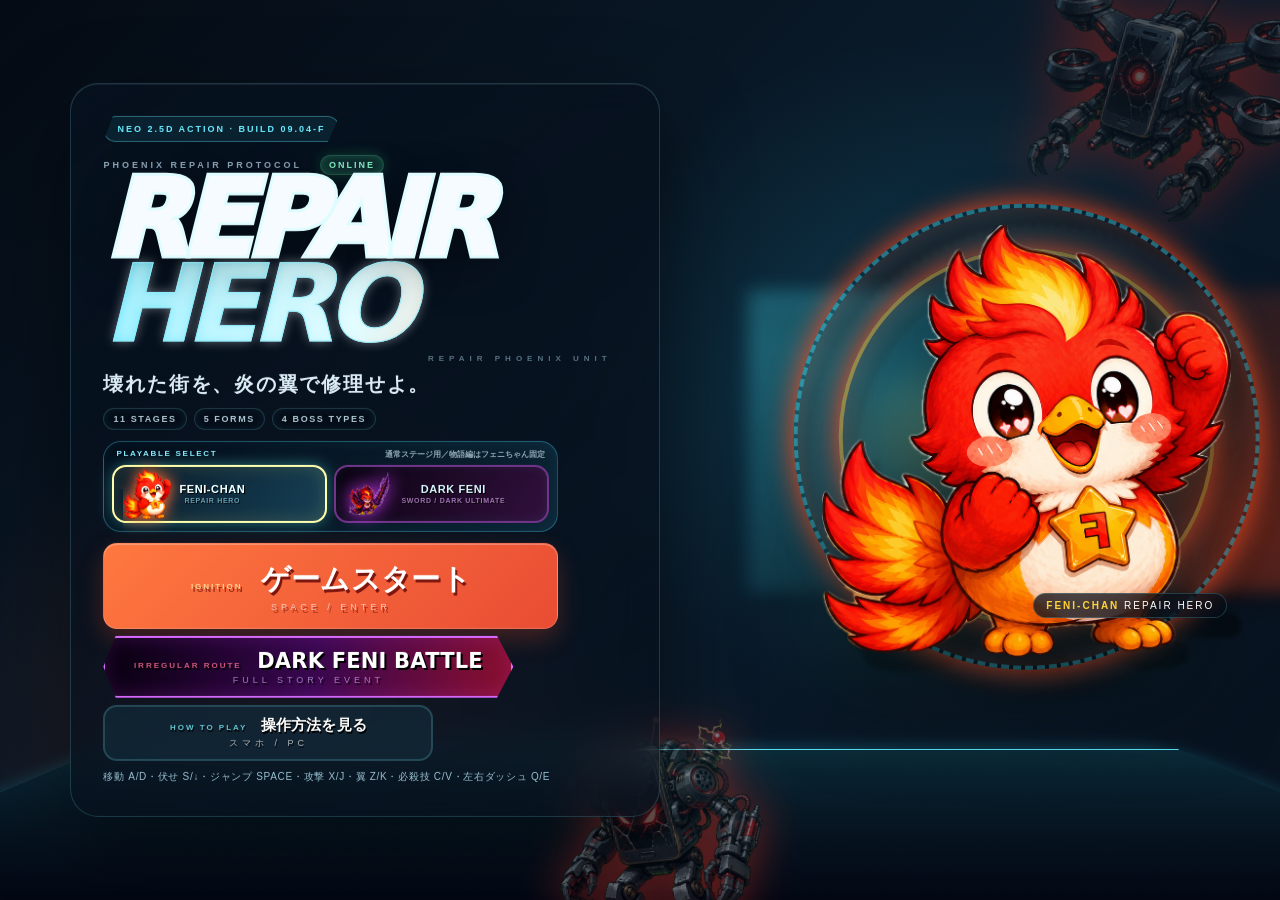
<file: index.html>
<!doctype html>
<html lang="ja">
<head>
  <meta charset="utf-8">
  <meta name="viewport" content="width=device-width,initial-scale=1,maximum-scale=1,user-scalable=no,viewport-fit=cover">
  <meta name="theme-color" content="#07111f">
  <meta name="apple-mobile-web-app-capable" content="yes">
  <title>Repair Hero — スマホ修理商店街</title>
  <meta name="description" content="フェニちゃんがスマホ修理商店街を駆け抜ける2D横スクロールアクションゲーム">
  <link rel="stylesheet" href="style.css?v=20260904f">
</head>
<body>
  <main id="app">
    <canvas id="game" aria-label="Repair Hero ゲーム画面"></canvas>

    <header id="hud" class="hud hidden" aria-label="ゲーム情報">
      <div id="characterHud" class="character-hud"><span>PLAYER</span><b id="characterName">FENI-CHAN</b></div>
      <div class="hp"><span>HP</span><b id="hearts">♥ ♥ ♥</b></div>
      <div><span>COIN</span><b>● <i id="coins">00</i></b></div>
      <div><span>SCORE</span><b id="score">000000</b></div>
      <div><span>TIME</span><b id="timer">120</b></div>
      <div class="dash-meter"><span>DASH STAMINA</span><meter id="dashGauge" min="0" max="100" value="100">100%</meter></div>
      <div id="modeHud" class="mode-hud hidden"><span>ACTIVE TRANSFORM</span><b id="modeTimer">NORMAL</b><em id="shieldCount" class="shield-count hidden">SHIELD ×5</em><em id="specialStatus" class="special-status">ULTIMATE READY</em></div>
      <div id="oxygenHud" class="oxygen-hud hidden"><span>OXYGEN</span><meter id="oxygenGauge" min="0" max="100" value="100">100%</meter></div>
    </header>
    <aside id="bossHud" class="boss-hud hidden" aria-live="polite"><span>BOSS</span><b id="bossName">MEGA BUG TITAN</b><div class="boss-hp-track"><i id="bossHp"></i></div><small id="bossSpecialLabel">必殺技ゲージ</small><div class="boss-special-track"><i id="bossSpecial"></i></div><em id="goalLock">GOAL LOCKED</em></aside>
    <aside id="missionHud" class="mission-hud hidden" aria-live="polite">
      <span id="missionStage">STAGE 1-1</span><b id="missionName">スマホ修理商店街</b><small id="missionObjective">修復ポイントへ到達</small>
      <div class="mission-progress"><i id="missionProgress"></i></div>
    </aside>
    <aside id="comboHud" class="combo-hud hidden" aria-live="polite"><span id="comboRank">C</span><b><i id="comboCount">02</i> HIT</b><small>REPAIR FLOW</small></aside>
    <aside id="darkHeartHud" class="dark-heart-hud hidden" aria-live="polite" aria-label="燃えるハート復活ストック">
      <span>REVIVE STOCK</span><b><i aria-hidden="true">🔥❤️</i> × <strong id="darkHeartCount">00</strong> / 15</b><em id="darkHeartMax" class="hidden">MAX</em>
    </aside>

    <section id="title" class="screen title">
      <div class="title-scan" aria-hidden="true"></div>
      <div class="title-enemy title-enemy-left" aria-hidden="true"><img src="./enemy_phone_bot.png" alt="" decoding="async"></div>
      <div class="title-enemy title-enemy-right" aria-hidden="true"><img src="./enemy_battle_drone.png" alt="" decoding="async"></div>
      <div class="title-core">
        <div class="title-badge">NEO 2.5D ACTION · BUILD 09.04-F</div>
        <p class="title-overline"><span>PHOENIX REPAIR PROTOCOL</span><b>ONLINE</b></p>
        <h1><span>REPAIR</span><strong>HERO</strong></h1>
        <p class="title-tagline">壊れた街を、炎の翼で修理せよ。</p>
        <div class="title-status" aria-label="ゲーム内容"><span>11 STAGES</span><span>5 FORMS</span><span>4 BOSS TYPES</span></div>
        <section id="characterSelect" class="character-select" aria-label="プレイアブルキャラクター選択">
          <p><b>PLAYABLE SELECT</b><span>通常ステージ用／物語編はフェニちゃん固定</span></p>
          <div>
            <button id="selectFeni" class="character-card selected" data-character="feni" aria-pressed="true">
              <img src="./feni.png" alt="" decoding="async"><span><b>FENI-CHAN</b><small>REPAIR HERO</small></span>
            </button>
            <button id="selectDarkFeni" class="character-card dark" data-character="darkFeni" aria-pressed="false">
              <img src="./assets/dark-feni/dark_feni_playable_icon.webp" alt="" decoding="async"><span><b>DARK FENI</b><small>SWORD / DARK ULTIMATE</small></span>
            </button>
          </div>
        </section>
        <button id="start"><i>IGNITION</i> ゲームスタート <small>SPACE / ENTER</small></button>
        <button id="darkFeniStart" class="dark-feni-start"><i>IRREGULAR ROUTE</i> DARK FENI BATTLE <small>FULL STORY EVENT</small></button>
        <button id="tutorialOpen" class="tutorial-open"><i>HOW TO PLAY</i> 操作方法を見る <small>スマホ / PC</small></button>
        <p class="help">移動 A/D・伏せ S/↓・ジャンプ SPACE・攻撃 X/J・翼 Z/K・必殺技 C/V・左右ダッシュ Q/E</p>
      </div>
      <div class="title-feni"><i aria-hidden="true"></i><img src="./feni.png" alt="主人公 フェニちゃん" decoding="async"><span><b>FENI-CHAN</b> REPAIR HERO</span></div>
    </section>

    <section id="stageIntro" class="stage-intro hidden" aria-live="polite">
      <small id="stageIntroKicker">MISSION 01</small><strong id="stageIntroTitle">スマホ修理商店街</strong><span id="stageIntroObjective">修復ポイントへ到達</span>
    </section>

    <section id="controlsTutorial" class="tutorial-modal hidden" role="dialog" aria-modal="true" aria-labelledby="tutorialTitle">
      <div class="tutorial-card">
        <p class="tutorial-kicker">REPAIR HERO // CONTROL GUIDE</p>
        <h2 id="tutorialTitle">操作方法</h2>
        <div class="tutorial-grid">
          <article><h3>📱 スマホ</h3><p><b>◀ / ▶</b> 左右移動</p><p><b>⚡← / →⚡</b> 左右ダッシュ</p><p><b>⬆</b> ジャンプ（フェニちゃん2段／ダークフェニ3段）</p><p><b>⚔ / 👊</b> 剣攻撃・ラッシュ</p><p><b>🪽</b> 翼攻撃　<b>💥</b> 必殺技</p><p><b>▼</b> しゃがむ・足場を降りる・潜る</p></article>
          <article><h3>⌨️ PC</h3><p><b>A / D・← / →</b> 左右移動</p><p><b>Q / E</b> 左右ダッシュ</p><p><b>SPACE</b> ジャンプ（フェニちゃん2段／ダークフェニ3段）</p><p><b>X / J</b> 剣・パンチ</p><p><b>Z / K</b> 翼攻撃　<b>C / V</b> 必殺技</p><p><b>S / ↓</b> しゃがむ・足場を降りる</p></article>
        </div>
        <p class="tutorial-tip">TIP：敵弾は剣・翼・パンチで相殺できます。紫のワープゲートはボーナスステージへ、ジャングルのツタは▲でつかめます。</p>
        <button id="tutorialClose">わかった！</button>
      </div>
    </section>

    <section id="result" class="screen result hidden">
      <div>
        <p id="resultKicker">STAGE CLEAR!</p>
        <canvas id="resultFeni" class="result-feni" width="256" height="256" role="img" aria-label="ゴールポーズのフェニちゃん"></canvas>
        <h2 id="resultTitle">修理完了！</h2>
        <p id="resultStats"></p>
        <button id="next">NEXT</button>
        <button id="retry" class="secondary">RETRY</button>
        <button id="titleBack" class="secondary">TITLE</button>
      </div>
    </section>

    <div id="notice" class="notice" aria-live="polite">
      <canvas id="noticePortrait" class="notice-portrait" width="256" height="256" aria-hidden="true"></canvas>
      <span id="noticeText"></span>
    </div>
    <section id="irregularChoice" class="irregular-choice hidden" aria-label="IRREGULARルート選択">
      <div class="irregular-noise" aria-hidden="true"></div>
      <p>IRREGULAR</p>
      <button id="tryDarkFeni">Try…？</button>
    </section>
    <section id="storyCinematic" class="story-cinematic hidden" aria-hidden="true">
      <i class="story-cinematic-flame story-cinematic-flame-a"></i>
      <i class="story-cinematic-flame story-cinematic-flame-b"></i>
      <div class="story-cinematic-frame">
        <canvas id="storyPortrait" width="768" height="768" role="img" aria-label="会話中のキャラクター顔アップ"></canvas>
        <div class="story-cinematic-id"><small id="storyCinematicSpeaker">ダークフェニ</small><strong id="storyCinematicMood">SILENT ENCOUNTER</strong></div>
      </div>
    </section>
    <section id="storyDialogue" class="story-dialogue hidden" role="dialog" aria-live="assertive" aria-label="ストーリー会話">
      <div class="story-dialogue-card">
        <small id="storySpeaker">DARK FENI</small>
        <p id="storyLine"></p>
        <button id="storyTap" aria-label="次のセリフへ進む">TAP <i>▶</i></button>
      </div>
    </section>
    <div id="storyBanner" class="story-banner hidden" aria-live="assertive"><span>BATTLE START</span></div>
    <div id="storyFx" class="story-fx hidden" aria-hidden="true"><i></i><b></b><span></span></div>
    <div id="ultimateCutin" class="ultimate-cutin hidden" aria-live="assertive" aria-label="必殺技カットイン">
      <i class="cutin-slash cutin-slash-a" aria-hidden="true"></i>
      <i class="cutin-slash cutin-slash-b" aria-hidden="true"></i>
      <div class="ultimate-cutin-panel">
        <span id="ultimateCutinHeader">LIMIT BREAK // PHOENIX DRIVE</span>
        <canvas id="ultimateCutinPortrait" width="384" height="384" aria-hidden="true"></canvas>
        <img id="ultimateCutinImage" class="ultimate-cutin-image hidden" alt="" decoding="async">
        <div class="ultimate-cutin-copy"><small id="ultimateCutinMode">NORMAL MODE</small><strong id="ultimateCutinName">FIRE FEATHER STORM</strong><q id="ultimateCutinQuote" class="hidden"></q><em>EXECUTE</em></div>
      </div>
      <b class="cutin-impact" aria-hidden="true">ULTIMATE</b>
    </div>
    <div id="transformFlash" class="transform-flash" aria-hidden="true"></div>
    <button id="pause" class="pause hidden" aria-label="一時停止">Ⅱ</button>

    <nav id="touch" class="touch hidden" aria-label="タッチ操作">
      <div class="move-pad">
        <button data-input="dashLeft" class="dash" aria-label="左へダッシュ"><b>⚡←</b><small>左ダッシュ</small></button>
        <button data-input="dashRight" class="dash" aria-label="右へダッシュ"><b>→⚡</b><small>右ダッシュ</small></button>
        <button data-input="left" aria-label="左へ移動"><b>◀</b><small>ひだり</small></button>
        <button data-input="right" aria-label="右へ移動"><b>▶</b><small>みぎ</small></button>
        <button data-input="up" class="vertical-only direction-up" aria-label="上へ移動・ツタを登る"><b>▲</b><small>うえ／登る</small></button>
        <button data-input="down" class="drop-control direction-down" aria-label="伏せる・足場を降りる・下へ潜る"><b>▼</b><small>しゃがむ<br>降りる／潜る</small></button>
      </div>
      <div class="action-pad">
        <button id="specialAttack" data-input="special" class="special-control" aria-label="必殺技"><b>💥</b><small>ひっさつ</small></button>
        <button id="wingAttack" data-input="wing" class="wing-control" aria-label="翼を飛ばす攻撃"><b>🪽</b><small>つばさ攻撃</small></button>
        <button id="attack" data-input="attack" class="attack hidden"><b>⚔</b><small>剣攻撃</small></button>
        <button data-input="jump" class="jump"><b>⬆</b><small>ジャンプ</small></button>
      </div>
    </nav>
  </main>
  <script src="sound.js?v=20260824d"></script>
  <script src="game.js?v=20260904f"></script>
</body>
</html>
</file>
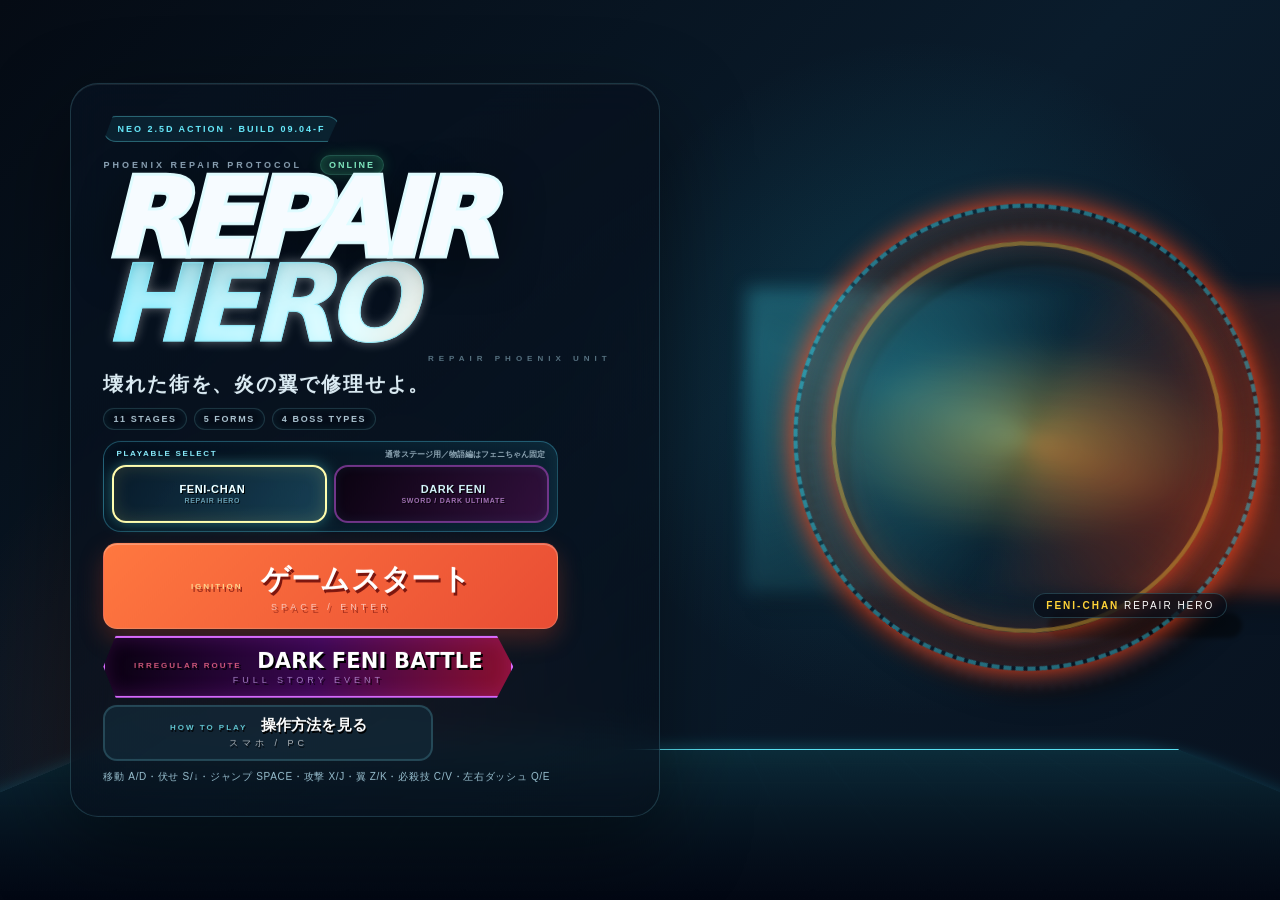
<file: legacy.html>
<!doctype html>
<html lang="ja">
<head>
  <meta charset="utf-8">
  <meta name="viewport" content="width=device-width,initial-scale=1,viewport-fit=cover">
  <meta http-equiv="refresh" content="0;url=index.html">
  <title>Repair Hero — Complete Edition</title>
</head>
<body>
  <p><a href="index.html">Repair Hero 完成版を開く</a></p>
</body>
</html>
</file>
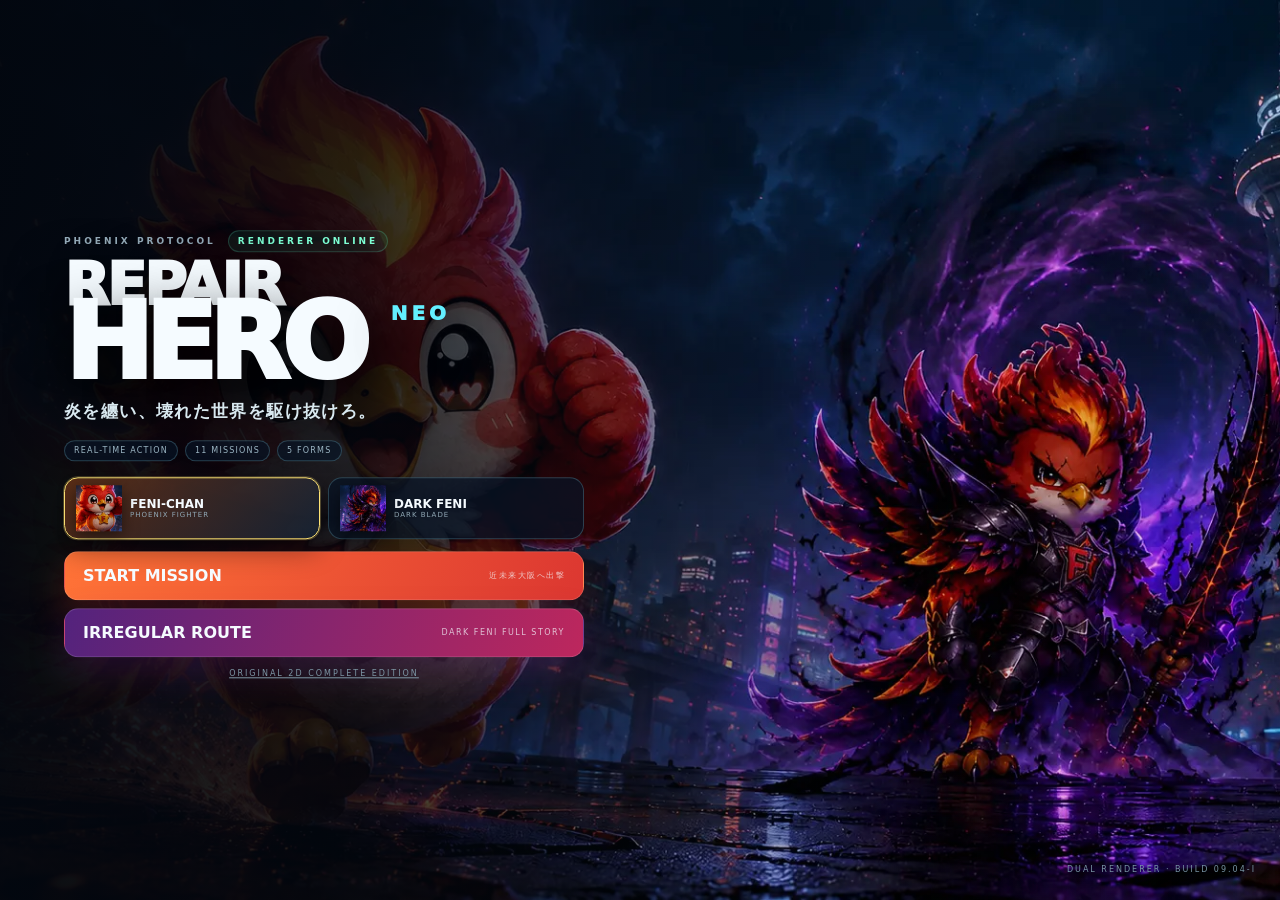
<file: neo.html>
<!doctype html>
<html lang="ja"><head><meta charset="utf-8"><meta name="viewport" content="width=device-width,initial-scale=1,maximum-scale=1,user-scalable=no,viewport-fit=cover"><meta name="theme-color" content="#030712"><meta name="apple-mobile-web-app-capable" content="yes"><title>Repair Hero NEO — 3D Phoenix Action</title><meta name="description" content="フェニちゃんが近未来大阪を駆け抜ける3Dアクションゲーム"><link rel="stylesheet" href="neo3d.css?v=20260904g"></head>
<body><main id="app"><canvas id="neoCanvas" aria-label="Repair Hero NEO 3Dゲーム画面"></canvas><canvas id="compatCanvas" class="compat-canvas" aria-label="Repair Hero NEO モバイルゲーム画面"></canvas><div class="grade" aria-hidden="true"></div><span class="renderer-status">MOBILE RENDERER · 09.04-I</span>
<section id="title" class="title-screen"><div class="key-art" aria-hidden="true"></div><div class="title-copy"><p class="eyebrow"><span>PHOENIX PROTOCOL</span><i>RENDERER ONLINE</i></p><h1><small>REPAIR</small>HERO <em>NEO</em></h1><p class="lead">炎を纏い、壊れた世界を駆け抜けろ。</p><div class="spec"><span>REAL-TIME ACTION</span><span>11 MISSIONS</span><span>5 FORMS</span></div><div class="character-select" role="group" aria-label="キャラクター選択"><button id="chooseFeni" class="selected"><img src="assets/neo3d/feni_card.webp" alt="正位置のF胸章を付けたフェニちゃん"><span><b>FENI-CHAN</b><small>PHOENIX FIGHTER</small></span></button><button id="chooseDark"><img src="assets/neo3d/dark_feni_card.webp" alt="傷入りF胸章を付けたダークフェニ"><span><b>DARK FENI</b><small>DARK BLADE</small></span></button></div><button id="startGame" class="primary"><span>START MISSION</span><small>近未来大阪へ出撃</small></button><button id="darkRoute" class="dark-route"><span>IRREGULAR ROUTE</span><small>DARK FENI FULL STORY</small></button><a class="legacy" href="legacy.html">ORIGINAL 2D COMPLETE EDITION</a></div><p class="build">DUAL RENDERER · BUILD 09.04-I</p></section>
<header id="hud" class="hud hidden"><div class="mission"><small id="stageId">MISSION 01</small><b id="stageName">NEO 道頓堀</b><span id="objective">修復コアへ到達</span></div><div class="bars"><label>VITAL <i><b id="hpBar"></b></i><em id="hpText">100</em></label><label>DRIVE <i><b id="driveBar"></b></i><em id="driveText">100</em></label></div><div class="form"><small>ACTIVE FORM</small><b id="formName">PHOENIX</b></div><div class="score"><small>SCORE</small><b id="score">000000</b></div></header>
<aside id="bossHud" class="boss hidden"><small>THREAT DETECTED</small><b id="bossName">MEGA BUG TITAN</b><i><span id="bossBar"></span></i></aside><aside id="combo" class="combo hidden"><strong id="rank">C</strong><div><b><span id="hits">02</span> HIT</b><small>PHOENIX FLOW</small></div></aside><div id="reticle" class="reticle hidden" aria-hidden="true"><i></i></div>
<section id="missionIntro" class="mission-intro hidden"><small id="introId">MISSION 01</small><h2 id="introName">NEO 道頓堀</h2><p id="introObjective">修復コアへ到達</p></section><section id="dialogue" class="dialogue hidden"><small id="speaker">DARK FENI</small><p id="line">ここまで来たか…</p><button id="nextLine">NEXT</button></section><section id="result" class="result hidden"><small id="resultKicker">MISSION COMPLETE</small><h2 id="resultTitle">AREA RESTORED</h2><p id="resultStats"></p><button id="nextStage">NEXT MISSION</button><button id="retry">RETRY</button><button id="backTitle">TITLE</button></section><div id="flash" class="flash" aria-hidden="true"></div>
<nav id="touch" class="touch hidden" aria-label="タッチ操作"><div class="move"><button data-key="left" aria-label="左移動">◀</button><button data-key="forward" aria-label="前進">▲</button><button data-key="right" aria-label="右移動">▶</button><button data-key="back" aria-label="後退">▼</button></div><div class="actions"><button data-key="dodge" class="dodge"><b>↯</b><small>DODGE</small></button><button data-key="attack" class="attack"><b>⚔</b><small>ATTACK</small></button><button data-key="jump" class="jump"><b>↑</b><small>JUMP</small></button><button data-key="special" class="special"><b>✦</b><small>BURST</small></button></div></nav><button id="pause" class="pause hidden" aria-label="ポーズ">Ⅱ</button></main>
<script src="sound.js?v=20260824d"></script><script src="neo3d.js?v=20260904i"></script></body></html>
</file>
<file: style.css>
:root{--orange:#ff5a1f;--yellow:#ffd338;--navy:#102b46;--glass:rgba(9,27,45,.88)}
*{box-sizing:border-box;-webkit-tap-highlight-color:transparent}
html,body{width:100%;height:100%;height:100svh;margin:0;overflow:hidden;background:#102b46;color:#fff;font-family:"Arial Black","Noto Sans JP",sans-serif;touch-action:none;overscroll-behavior:none;user-select:none;-webkit-user-select:none;-webkit-touch-callout:none}
#app,#game,.screen,.touch,.touch button{touch-action:none}
button{border:0;color:inherit;font:inherit;cursor:pointer;touch-action:none}
#app,#game{position:fixed;inset:0;width:100%;height:100%;height:100svh}#game{display:block}.hidden{display:none!important}
.screen{position:fixed;z-index:20;inset:0;display:grid;place-content:center;text-align:center}
.title{--title-cyan:#47eaff;--title-fire:#ff4d1f;display:block;overflow:hidden;isolation:isolate;text-align:left;background:radial-gradient(circle at 72% 44%,#1d658a99 0 9%,transparent 31%),radial-gradient(circle at 70% 48%,#ff4b1c42,transparent 24%),linear-gradient(118deg,#020812 0 33%,#071d31 58%,#123f56 100%)}
.title:before{content:"";position:absolute;z-index:0;inset:0;background:linear-gradient(90deg,transparent 49.7%,#52eaff18 50%,transparent 50.3%),linear-gradient(0deg,transparent 49.7%,#52eaff12 50%,transparent 50.3%);background-size:82px 82px;transform:perspective(620px) rotateX(61deg) scale(1.45) translateY(33%);transform-origin:bottom;opacity:.55}
.title:after{content:"";position:absolute;z-index:1;left:-8%;right:-8%;bottom:-18%;height:50%;border-top:3px solid #5feeff;background:linear-gradient(180deg,#0b2c3af2,#020713 72%),repeating-linear-gradient(90deg,transparent 0 95px,#36deff20 96px 99px),repeating-linear-gradient(0deg,transparent 0 54px,#ffcf3526 55px 58px);transform:perspective(500px) rotateX(58deg);box-shadow:0 -10px 50px #23d9ff35}
.title-scan{position:absolute;z-index:2;inset:-25% 0 auto;height:18%;background:linear-gradient(180deg,transparent,#68f4ff12 45%,#bafcff88 49%,transparent 54%);animation:titleScan 3.4s linear infinite;pointer-events:none}
.title-core{position:absolute;z-index:5;left:5.5%;top:50%;width:min(650px,54vw);transform:translateY(-50%)}
.title-badge{display:inline-block;padding:6px 22px 6px 28px;border-left:5px solid #fff2a1;background:linear-gradient(90deg,#48eaff,#1a9fc4);clip-path:polygon(4% 0,100% 0,95% 100%,0 100%);color:#03131e;font:900 11px Arial;letter-spacing:3px;box-shadow:0 0 24px #39e6ff66}
.title-overline{display:flex;align-items:center;gap:18px;margin:13px 0 2px;color:#9befff;font:900 11px Arial;letter-spacing:4px}.title-overline b{padding:4px 9px;border:1px solid #7effac;color:#7effac;font-size:9px;letter-spacing:2px;box-shadow:inset 0 0 12px #38ff8438,0 0 14px #38ff8430}
.title h1{position:relative;margin:0;font-style:italic;line-height:.74;font-size:clamp(76px,13vw,174px);letter-spacing:-.075em;filter:drop-shadow(8px 12px 0 #01060d) drop-shadow(0 0 25px #25ddff38)}.title h1:after{content:"REPAIR PHOENIX UNIT";position:absolute;right:3%;bottom:-17px;color:#ffed94;font:900 8px Arial;letter-spacing:5px}.title h1 span,.title h1 strong{display:block}.title h1 span{-webkit-text-stroke:3px #dffcff;color:#18bad9}.title h1 strong{-webkit-text-stroke:3px #ffca72;color:#ff5a1f;text-shadow:0 0 12px #fff6}
.title-tagline{margin:25px 0 10px;color:#f3fbff;font-size:clamp(14px,1.55vw,22px);letter-spacing:.16em;text-shadow:0 2px 10px #000}
.title-status{display:flex;gap:7px;margin:0 0 11px}.title-status span{padding:5px 10px;border:1px solid #4fe8ff73;background:#06182bd9;color:#89efff;font:900 9px Arial;letter-spacing:1.6px;box-shadow:inset 0 0 10px #43dfff16}
.title-feni{position:absolute;z-index:4;right:3.8%;top:49%;width:clamp(250px,32vw,480px);transform:translateY(-50%);filter:drop-shadow(15px 20px 2px #0009)}.title-feni:before,.title-feni:after{content:"";position:absolute;z-index:-1;left:50%;top:49%;width:90%;aspect-ratio:1;transform:translate(-50%,-50%);border:4px solid #ffb3328a;border-radius:50%;box-shadow:0 0 28px #ff481c,inset 0 0 35px #ff491c42;animation:titleReactor 2.2s ease-in-out infinite}.title-feni:after{width:112%;border-color:#4deaff65;border-style:dashed;animation:titleReactorSpin 7s linear infinite}.title-feni>i{position:absolute;z-index:-2;inset:15% -18%;background:radial-gradient(ellipse,#ffdd5b73,transparent 48%),conic-gradient(from 20deg,transparent,#ff4a1f55,transparent,#48eaff4a,transparent);filter:blur(9px);animation:titleFlare 2.4s ease-in-out infinite}.title-feni img{display:block;width:100%;height:auto;animation:titleHero 1.35s ease-in-out infinite}.title-feni span{position:absolute;right:1%;bottom:9%;padding:6px 12px;border-right:4px solid #ffca32;background:#061524dc;color:#fff;font:10px Arial;letter-spacing:2px}.title-feni span b{color:#ffd338}
.title-enemy{position:absolute;z-index:2;pointer-events:none;opacity:.44;filter:drop-shadow(0 0 22px #ff321e) saturate(.9)}.title-enemy img{display:block;width:100%;height:auto}.title-enemy-left{left:41%;bottom:-8%;width:clamp(170px,21vw,310px);transform:rotate(-7deg)}.title-enemy-right{right:-3%;top:-5%;width:clamp(180px,23vw,340px);transform:rotate(10deg);filter:drop-shadow(0 0 24px #ff321e) brightness(.75)}
.title button,.result button{z-index:2;width:min(455px,80vw);margin:7px 0 0;padding:16px 22px;background:linear-gradient(100deg,#d42116,#ff5b1f 45%,#ffb12a);clip-path:polygon(3% 0,96% 0,100% 50%,96% 100%,3% 100%,0 50%);box-shadow:inset 0 3px #ffe7a8,0 0 26px #ff441c70;font-size:clamp(20px,2.4vw,29px);text-shadow:2px 3px #7c160f;transition:transform .15s,filter .15s}.title button i{margin-right:8px;color:#fff4a8;font:900 10px Arial;letter-spacing:2px}.title button small{display:block;margin-top:2px;font:9px Arial;letter-spacing:4px}.title .tutorial-open{width:min(330px,70vw);padding:9px 18px;border:2px solid #51eaff;background:linear-gradient(100deg,#071b30,#0c5770);clip-path:none;box-shadow:inset 0 0 18px #4deaff33,0 0 18px #3eeaff2b;font-size:15px;text-shadow:1px 2px #000}.title .tutorial-open i{color:#79f3ff}.title .help{max-width:600px;margin:9px 0 0;color:#9ac1d1;font:10px/1.45 Arial;letter-spacing:.7px}.title button:hover,.result button:hover{filter:brightness(1.2);transform:translateX(4px) scale(1.015)}
.tutorial-modal{position:fixed;z-index:40;inset:0;display:grid;place-items:center;padding:max(14px,env(safe-area-inset-top)) max(14px,env(safe-area-inset-right)) max(14px,env(safe-area-inset-bottom)) max(14px,env(safe-area-inset-left));background:#010712e8;backdrop-filter:blur(7px)}.tutorial-card{width:min(850px,96vw);max-height:94dvh;overflow:auto;padding:clamp(18px,3vw,34px);border:3px solid #50eaff;background:linear-gradient(145deg,#071528f5,#103d52f5);box-shadow:0 0 44px #36dcff66,inset 0 0 40px #47eaff16;text-align:left}.tutorial-kicker{margin:0;color:#ffd64a;font:900 10px Arial;letter-spacing:4px}.tutorial-card h2{margin:5px 0 16px;font-size:clamp(30px,5vw,55px);font-style:italic}.tutorial-grid{display:grid;grid-template-columns:repeat(2,minmax(0,1fr));gap:14px}.tutorial-grid article{padding:15px;border:1px solid #65eaff66;background:#030d1cb8}.tutorial-grid h3{margin:0 0 10px;color:#7ff3ff;font-size:20px}.tutorial-grid p{margin:8px 0;font:700 14px/1.45 Arial,"Noto Sans JP",sans-serif}.tutorial-grid b{display:inline-block;min-width:64px;color:#fff19a}.tutorial-tip{padding:10px 13px;border-left:4px solid #ff5b22;background:#ff68241c;color:#ffe9bd;font:700 12px/1.5 Arial,"Noto Sans JP",sans-serif}.tutorial-card>button{display:block;width:min(300px,80%);margin:16px auto 0;padding:12px;border:2px solid #fff39b;background:linear-gradient(100deg,#d92518,#ff6a21);box-shadow:0 0 20px #ff502d66;font-size:18px}
.hud{position:fixed;z-index:8;top:max(8px,env(safe-area-inset-top));left:12px;right:58px;display:flex;gap:clamp(8px,4vw,65px);align-items:start;pointer-events:none;text-shadow:2px 2px #000}.hud>div{min-width:90px;background:var(--glass);padding:5px 12px;border-left:4px solid #34d9ec;transform:skew(-5deg)}.hud span{display:block;font-size:9px;color:#6cecff;letter-spacing:2px}.hud b{font-size:clamp(13px,2vw,22px);font-style:normal}.hud i{font-style:normal}.hp b{color:#ff5b47;white-space:nowrap}.dash-meter{min-width:150px!important}.dash-meter meter{display:block;width:135px;height:17px;accent-color:#ffd338}
.pause{position:fixed;z-index:12;right:max(10px,env(safe-area-inset-right));top:max(9px,env(safe-area-inset-top));width:42px;height:42px;background:#0a2136cc;border:2px solid #69e5f3;border-radius:8px}
.notice{position:fixed;z-index:11;top:22%;left:6%;right:6%;margin:auto;text-align:center;white-space:pre-line;pointer-events:none;font-size:clamp(24px,5vw,60px);font-style:italic;color:#fff;text-shadow:4px 4px #e43b1e,7px 7px #061421;opacity:0}.notice span{display:block}.notice-portrait{display:none}.notice.show{animation:notice 1.6s ease forwards}.notice.speech{display:flex;align-items:center;justify-content:center;gap:clamp(12px,2vw,24px);top:12%;width:min(840px,92vw);min-height:128px;padding:14px 34px 16px 16px;border:5px solid #101d2e;border-radius:30px;background:linear-gradient(145deg,#fffdf4,#e8f8ff);color:#0c1b2d;text-shadow:none;font-size:clamp(22px,3.2vw,39px);font-weight:900;line-height:1.34;letter-spacing:.025em;font-style:normal;word-break:keep-all;overflow-wrap:anywhere;box-shadow:0 8px 0 #ff6b28,0 16px 38px #000b}.notice.speech span{text-wrap:balance}.notice.speech:after{content:"";position:absolute;left:25%;bottom:-30px;border:18px solid transparent;border-top-color:#101d2e;transform:rotate(8deg)}.notice.speech .notice-portrait{display:block;flex:0 0 auto;width:112px;height:112px;object-fit:contain;filter:drop-shadow(0 6px 5px #0004)}.notice.speech.show{animation:noticeSpeech 2.5s ease forwards}.notice.ultimate-speech{z-index:19;top:10%;border-color:#fff1a0;background:linear-gradient(135deg,#fff8d8,#fff,#dffaff);box-shadow:0 8px 0 #ff3f1c,0 0 36px #ff9a2d,0 18px 48px #000c;color:#121c31}.notice.ultimate-speech.show{animation:ultimateSpeech 1.18s ease forwards}.notice.ultimate-speech span:before{content:"ULTIMATE VOICE";display:block;margin-bottom:3px;color:#d83919;font:900 10px Arial;letter-spacing:4px}
.ultimate-cutin{--cutin-primary:#ff4b1f;--cutin-accent:#ffe45c;position:fixed;z-index:18;inset:0;display:grid;place-items:center;pointer-events:none;overflow:hidden;background:radial-gradient(circle at 32% 50%,var(--cutin-primary),transparent 27%),linear-gradient(108deg,#02050cf5 0 11%,var(--cutin-primary) 11% 15%,#071321f5 15% 84%,var(--cutin-accent) 84% 88%,#02050cf5 88%)}.ultimate-cutin:before{content:"";position:absolute;inset:-35%;background:repeating-linear-gradient(116deg,transparent 0 17px,#ffffff30 18px 21px,transparent 22px 37px);animation:cutinLines .2s linear infinite}.ultimate-cutin:after{content:"";position:absolute;inset:0;background:#fff;mix-blend-mode:screen;animation:cutinFlash .42s steps(2,end) both}.cutin-slash{--slash-angle:-11deg;position:absolute;z-index:1;left:-20vw;width:140vw;height:11vh;background:linear-gradient(90deg,transparent,var(--cutin-accent),#fff,var(--cutin-primary),transparent);box-shadow:0 0 42px var(--cutin-primary);transform:rotate(var(--slash-angle)) translateX(-120%);animation:cutinSlash .36s cubic-bezier(.12,.8,.2,1) both}.cutin-slash-a{top:21%}.cutin-slash-b{--slash-angle:8deg;bottom:18%;animation-delay:.055s}
.ultimate-cutin-panel{position:relative;z-index:3;width:min(1080px,98vw);height:min(350px,82vh);display:flex;align-items:center;justify-content:center;gap:clamp(4px,3vw,44px);transform:skew(-8deg);clip-path:polygon(3% 0,100% 0,97% 100%,0 100%);border-block:6px solid var(--cutin-accent);background:linear-gradient(96deg,#030912f5 0 31%,#10253af2 55%,#3d0b0de8);box-shadow:0 0 64px var(--cutin-primary),0 20px 55px #000e;animation:cutinEnter .34s cubic-bezier(.12,.9,.2,1) both}.ultimate-cutin-panel:after{content:"";position:absolute;inset:0;background:repeating-linear-gradient(0deg,transparent 0 8px,#ffffff0b 9px 10px);pointer-events:none}.ultimate-cutin-panel>span{position:absolute;z-index:4;top:11px;left:5%;padding-left:12px;border-left:4px solid var(--cutin-primary);color:var(--cutin-accent);font:900 clamp(9px,1.25vw,15px) Arial;letter-spacing:6px}.ultimate-cutin canvas{position:relative;z-index:2;width:min(345px,42vw);height:min(345px,42vw);transform:skew(8deg) scale(1.24) translateY(4%);filter:drop-shadow(0 0 20px #fff) drop-shadow(16px 18px 2px #000a);animation:cutinPortrait .36s cubic-bezier(.16,.82,.16,1) both}.ultimate-cutin-copy{position:relative;z-index:3;display:grid;max-width:54%;transform:skew(8deg);text-align:left}.ultimate-cutin-panel small{color:var(--cutin-primary);font:900 clamp(13px,1.9vw,23px) Arial;letter-spacing:5px;text-shadow:0 0 18px var(--cutin-primary)}.ultimate-cutin-panel strong{color:#fff;font:italic 900 clamp(32px,5.2vw,76px)/.86 Arial;letter-spacing:-.04em;text-shadow:4px 4px var(--cutin-primary),9px 9px #020710;overflow-wrap:anywhere}.ultimate-cutin-panel em{justify-self:end;margin-top:12px;padding:5px 16px;border:2px solid var(--cutin-accent);background:var(--cutin-primary);color:#fff;font:900 11px Arial;letter-spacing:5px;box-shadow:0 0 20px var(--cutin-primary)}.cutin-impact{position:absolute;z-index:2;right:-2%;bottom:-7%;color:#ffffff12;font:italic 900 clamp(100px,20vw,260px)/1 Arial;letter-spacing:-.08em;-webkit-text-stroke:2px #ffffff1b;animation:cutinImpact .36s ease-out both}.ultimate-cutin.battery{--cutin-primary:#39ef74;--cutin-accent:#d8ffe2}.ultimate-cutin.lcd{--cutin-primary:#35ddff;--cutin-accent:#d9fbff}.ultimate-cutin.muscle{--cutin-primary:#ff321d;--cutin-accent:#fff05a}.ultimate-cutin.king{--cutin-primary:#ffc52c;--cutin-accent:#fff8c4}
.mode-hud{border-left-color:#ffd338!important;min-width:190px!important;text-align:center}.mode-hud b{color:#fff}.mode-hud.battery{box-shadow:0 0 18px #52ff75}.mode-hud.lcd{box-shadow:0 0 18px #3eeaff}.mode-hud.king{box-shadow:0 0 22px #ffd338}
.shield-count{display:block;margin-top:3px;color:#9ff8ff;font:900 11px Arial;letter-spacing:1px;text-shadow:0 0 10px #39dfff}.shield-count.shield-one{color:#d9fbff}.shield-count.shield-zero{color:#ff8d80;text-shadow:0 0 10px #ff402b}
.special-status{display:block;margin-top:3px;color:#fff4a0;font:900 9px Arial;letter-spacing:1px;text-shadow:0 0 10px #ff7a20}.special-status.used{color:#a9b7c2;text-shadow:none}.special-status.cooldown{color:#ffbd7b}
.touch .special-control{white-space:pre-line;line-height:.9}
.mode-hud.muscle{background:#4b120ee8;border-left-color:#ffca28!important;box-shadow:0 0 28px #ff3c18}.mode-hud.muscle b{color:#ffe13b}
.transform-flash{position:fixed;z-index:9;inset:0;pointer-events:none;opacity:0;background:#fff}.transform-flash.battery{background:#7dff8c}.transform-flash.lcd{background:#67eaff}.transform-flash.king{background:#fff0a0}.transform-flash.muscle{background:radial-gradient(circle,#fff65b,#ff431d 45%,#170000)}.transform-flash.show{animation:transformFlash .42s ease-out}
.touch{position:fixed;z-index:10;inset:0;pointer-events:none}.touch div{position:absolute;bottom:max(18px,env(safe-area-inset-bottom));gap:clamp(6px,1vw,12px)}.move-pad{left:max(18px,env(safe-area-inset-left));display:grid!important;grid-template-columns:repeat(3,clamp(64px,8vw,88px));grid-template-rows:repeat(2,clamp(64px,8vw,88px));grid-template-areas:"dashLeft up dashRight" "left down right"}.move-pad [data-input="dashLeft"]{grid-area:dashLeft}.move-pad [data-input="dashRight"]{grid-area:dashRight}.move-pad [data-input="left"]{grid-area:left}.move-pad [data-input="right"]{grid-area:right}.move-pad [data-input="up"]{grid-area:up}.move-pad [data-input="down"]{grid-area:down}.action-pad{right:max(18px,env(safe-area-inset-right));display:flex;align-items:end}.touch button{pointer-events:auto;min-width:64px;width:clamp(64px,8vw,88px);height:clamp(64px,8vw,88px);border-radius:28%;border:3px solid #adf5ff99;background:#123c58ee;box-shadow:inset 0 0 18px #5eeaff33,0 3px 8px #0008;font-family:Arial,sans-serif;font-weight:900;font-size:28px}.touch button small{display:block;font-size:7px;line-height:.9;letter-spacing:.2px}.touch .jump{width:clamp(92px,11vw,122px);height:clamp(92px,11vw,122px);background:#ef4b20e8;font-size:17px}.touch .dash{background:#e8a51fe8;font-size:12px}.touch .drop-control{display:block;background:#175a70ed;border-color:#7ff5ff;font-size:22px}.touch .wing-control{background:#a92f19eb;border-color:#fff06a;color:#fff;font-size:20px;box-shadow:inset 0 0 20px #ffb13c88,0 0 14px #ff5a2366}.touch .wing-control.ready{animation:wingReady 1.1s ease-in-out infinite}.touch .wing-control.cooldown{filter:saturate(.45);opacity:.72}.touch .wing-control.pressed{background:#e65320ed;box-shadow:inset 0 0 25px #fff0a8aa,0 0 25px #ff7a2d}.touch .special-control{background:linear-gradient(145deg,#831719,#ff5a19);border-color:#fff39b;color:#fff;font-size:19px;box-shadow:inset 0 0 22px #ffdc5988,0 0 16px #ff3d1766}.touch .special-control.ready{animation:ultimateReady .82s ease-in-out infinite}.touch .special-control.cooldown,.touch .special-control.used{filter:grayscale(.55) saturate(.45);opacity:.68}.touch .special-control.battery{background:linear-gradient(145deg,#08663b,#3ddf68)}.touch .special-control.lcd{background:linear-gradient(145deg,#07588f,#28d9f0)}.touch .special-control.muscle{background:linear-gradient(145deg,#67110d,#ef3c1d)}.touch .special-control.king{background:linear-gradient(145deg,#6f4400,#e2ae1b);border-color:#fff8c4}.touch button.pressed{transform:scale(.92);filter:brightness(1.45)}
.result{background:#020c16df}.result>div{width:min(500px,90vw);padding:35px;background:linear-gradient(145deg,#133b54,#071a2a);border:3px solid #43dbec;box-shadow:0 0 40px #2fd8ef66}.result p:first-child{color:#ffd338;letter-spacing:7px}.result-feni{display:block;width:clamp(100px,20vh,170px);max-height:24vh;object-fit:contain;margin:0 auto;filter:drop-shadow(0 0 22px #ffd338) drop-shadow(6px 8px 2px #0008);animation:celebrate .7s ease-in-out infinite}.result h2{font-size:clamp(35px,7vw,72px);margin:10px}.result .secondary{display:inline-block;width:min(190px,38vw);margin-inline:4px;background:#17384d;font-size:18px;padding:12px}
@keyframes bob{50%{transform:translateY(-12px) rotate(3deg)}}@keyframes celebrate{50%{transform:translateY(-14px) rotate(5deg) scale(1.08)}}@keyframes notice{0%{opacity:0;transform:scale(1.6)}15%,70%{opacity:1;transform:scale(1)}100%{opacity:0;transform:translateY(-20px)}}@keyframes noticeSpeech{0%{opacity:0;transform:translateY(-25px) scale(.88)}10%,82%{opacity:1;transform:translateY(0) scale(1)}100%{opacity:0;transform:translateY(-15px) scale(.98)}}
@keyframes transformFlash{0%{opacity:.9}100%{opacity:0}}@keyframes wingReady{50%{box-shadow:inset 0 0 25px #fff0a899,0 0 22px #ff8a38}}@keyframes ultimateReady{50%{transform:translateY(-2px) scale(1.04);box-shadow:inset 0 0 30px #fff6aaad,0 0 28px #ff4a1f}}@keyframes titleScan{0%{transform:translateY(-20vh)}100%{transform:translateY(135vh)}}@keyframes titleHero{50%{transform:translateY(-9px) rotate(1.8deg) scale(1.015)}}@keyframes titleFlare{50%{opacity:.68;transform:scale(1.08) rotate(4deg)}}@keyframes titleReactor{50%{transform:translate(-50%,-50%) scale(1.055) rotate(5deg);opacity:.78}}@keyframes titleReactorSpin{to{transform:translate(-50%,-50%) rotate(360deg)}}@keyframes cutinEnter{0%{opacity:0;transform:translateX(-62%) skew(-8deg) scaleX(.72)}62%{opacity:1;transform:translateX(3%) skew(-8deg) scaleX(1.035)}100%{transform:translateX(0) skew(-8deg) scaleX(1)}}@keyframes cutinPortrait{0%{opacity:0;transform:skew(8deg) translateX(-38%) scale(.86)}100%{opacity:1;transform:skew(8deg) scale(1.24) translateY(4%)}}@keyframes cutinLines{to{transform:translateX(9%)}}@keyframes cutinSlash{0%{opacity:0;transform:rotate(var(--slash-angle)) translateX(-120%) scaleX(.4)}24%{opacity:1}100%{opacity:0;transform:rotate(var(--slash-angle)) translateX(115%) scaleX(1)}}@keyframes cutinFlash{0%{opacity:1}22%{opacity:.12}42%{opacity:.42}100%{opacity:0}}@keyframes cutinImpact{0%{opacity:0;transform:translateX(28%) scale(1.25)}100%{opacity:1;transform:none}}@keyframes ultimateSpeech{0%{opacity:0;transform:translateY(-16px) scale(.9)}12%,76%{opacity:1;transform:none}100%{opacity:0;transform:translateY(-8px)}}
@media(pointer:fine){.touch{display:none!important}}@media(max-width:720px){.title-feni{right:-3%;width:clamp(205px,42vw,300px)}.title-enemy{opacity:.28}.hud{gap:4px;right:52px;flex-wrap:wrap}.hud>div{min-width:0;padding:4px 7px}.hud span{letter-spacing:0}.title .help{max-width:90vw}.touch div{gap:6px}.touch button{min-width:58px;width:58px;height:58px}.touch .jump{width:80px;height:80px}.touch .dash{font-size:10px}}@media(max-height:520px){.title-core{left:4%;width:58vw}.title-badge{padding:4px 14px;font-size:8px;letter-spacing:2px}.title-overline{margin:7px 0 1px;font-size:8px}.title h1{font-size:clamp(58px,12vw,92px)}.title h1:after{display:none}.title-tagline{margin:15px 0 7px;font-size:12px}.title-status{display:none}.title-feni{top:49%;right:3%;width:min(31vw,270px)}.title button{width:min(370px,52vw);margin-top:4px;padding:10px;font-size:18px}.title .help{display:none}.touch div{bottom:max(8px,env(safe-area-inset-bottom))}.touch button{min-width:52px;width:52px;height:52px}.touch .jump{width:68px;height:68px}.hud>div{padding-block:2px}}
@media(max-width:600px){.action-pad{width:auto;height:auto}.action-pad .jump{position:static}}

@media(max-width:720px){.dash-meter{min-width:110px!important}.dash-meter meter{width:96px}}
@media(orientation:portrait){
  .hud{top:max(6px,env(safe-area-inset-top));left:max(6px,env(safe-area-inset-left));right:max(48px,env(safe-area-inset-right));gap:3px;display:grid;grid-template-columns:repeat(4,minmax(0,1fr))}
  .hud>div{min-width:0!important;padding:3px 5px;border-left-width:2px}.hud b{font-size:12px}.hud span{font-size:7px}.dash-meter{grid-column:1/3}.dash-meter meter{width:100%;height:12px}.mode-hud{grid-column:3/5}
  .touch div{bottom:max(12px,env(safe-area-inset-bottom));gap:5px}.move-pad{left:max(8px,env(safe-area-inset-left));grid-template-columns:repeat(3,55px);grid-template-rows:repeat(2,55px)}.action-pad{right:max(8px,env(safe-area-inset-right));width:auto;height:auto}
  .touch button{min-width:55px;width:55px;height:55px;border-width:2px}.touch .jump{min-width:76px;width:76px;height:76px;position:static!important}.touch .dash{font-size:9px}
  .notice{top:18%;font-size:clamp(22px,8vw,42px)}
  .title-core{left:5%;top:max(28px,calc(env(safe-area-inset-top) + 18px));width:90%;transform:none;text-align:center}.title-badge{padding:5px 14px;font-size:8px;letter-spacing:1.5px}.title-overline{justify-content:center;gap:9px;margin:9px 0 3px;font-size:8px;letter-spacing:2px}.title-overline b{font-size:7px}.title h1{font-size:clamp(61px,20vw,102px)}.title h1:after{right:8%;bottom:-14px;font-size:6px;letter-spacing:3px}.title-tagline{margin:20px 0 9px;font-size:12px;letter-spacing:.08em}.title-status{justify-content:center;gap:4px}.title-status span{padding:4px 6px;font-size:7px;letter-spacing:.7px}.title button{width:min(360px,86vw);margin:7px auto 0;padding:13px 12px;font-size:20px}.title .help{max-width:88vw;margin:7px auto 0;font-size:8px}.title-feni{top:51%;right:-5%;width:min(48vw,245px);transform:none;opacity:.9}.title-feni span{right:5%;bottom:4%;font-size:7px}.title-enemy-left{left:-12%;bottom:-3%;width:48vw}.title-enemy-right{right:-13%;top:37%;width:41vw}
}
@media(orientation:portrait) and (min-width:700px){.move-pad{grid-template-columns:repeat(3,78px);grid-template-rows:repeat(2,78px)}.touch button{min-width:78px;width:78px;height:78px}.touch .jump{min-width:96px;width:96px;height:96px}.action-pad{width:auto;height:auto}.touch div{gap:8px}.hud b{font-size:18px}.hud span{font-size:9px}}
body.touch-device .touch:not(.hidden){display:block!important}
/* Boss battle and four-finger mobile controls */
.boss-hud{position:fixed;z-index:9;top:max(74px,calc(env(safe-area-inset-top) + 66px));left:50%;width:min(680px,76vw);transform:translateX(-50%);text-align:center;pointer-events:none;text-shadow:2px 2px #000}.boss-hud span{display:block;color:#ffdc35;letter-spacing:8px;font-size:12px}.boss-hud b{display:block;font-size:clamp(16px,2.5vw,28px)}.boss-hud .boss-hp-track,.boss-hud .boss-special-track{position:relative;height:18px;margin:4px;border:3px solid #fff;background:#250b18;box-shadow:0 0 18px #ff332f;overflow:hidden}.boss-hud .boss-special-track{height:10px;margin-top:1px;border-width:2px;background:#07172a;box-shadow:0 0 12px #4beaff}.boss-hud i{display:block;width:100%;height:100%;background:linear-gradient(90deg,#ffce2f,#ff332f);transition:width .15s}.boss-hud #bossSpecial{width:0;background:linear-gradient(90deg,#3cdfff,#8c4dff,#ff3f78)}.boss-hud.special-ready #bossSpecial{animation:bossSpecialReady .38s ease-in-out infinite alternate;background:linear-gradient(90deg,#fff25a,#ff5a2b,#ff2f9d)}.boss-hud.dark-seven .boss-hp-track:after{content:"";position:absolute;inset:0;background:repeating-linear-gradient(90deg,transparent 0 calc(14.2857% - 2px),#ffffffd9 calc(14.2857% - 2px) 14.2857%);pointer-events:none}.boss-hud small{display:block;color:#b9f9ff;font:900 9px Arial;letter-spacing:2px}.boss-hud.special-ready small{color:#fff36b;text-shadow:0 0 12px #ff3a28}.boss-hud em{display:inline-block;padding:3px 14px;background:#cf1829;color:#fff;font:900 12px Arial;letter-spacing:2px}.boss-hud em.unlocked{background:#28b95b;box-shadow:0 0 20px #6cff8a}.touch .attack{background:#7325aee6;border-color:#ffe149;color:#fff;font-size:13px;white-space:pre-line;line-height:1.05;box-shadow:inset 0 0 18px #ffdf4a77}.touch .attack.punch{background:#b52c1ee6}.touch .attack.sword-ready{background:linear-gradient(145deg,#6e1b26,#de4b1f);border-color:#fff39b;box-shadow:inset 0 0 22px #fff17b66,0 0 20px #ff541d}.action-pad{flex-direction:row;gap:12px!important}.boss-phase2 #game{filter:saturate(1.14)}
@media(orientation:portrait){.boss-hud{top:max(105px,calc(env(safe-area-inset-top) + 96px));width:88vw}.action-pad{display:grid!important;grid-template-columns:54px 54px 78px;align-items:end}.touch .attack{font-size:11px}}
.oxygen-hud{border-left-color:#65f7ff!important}.oxygen-hud meter{width:135px;height:17px;accent-color:#3de7ff}.vertical-only{display:none}.water-stage .vertical-only,.king-mode .vertical-only,.jungle-stage .vertical-only{display:block}.water-stage .direction-up,.water-stage .direction-down,.king-mode .direction-up,.king-mode .direction-down,.jungle-stage .direction-up{background:#087a9af2;border-color:#d9ffff;box-shadow:inset 0 0 22px #76f7ff99,0 0 16px #43eaff88;font-size:34px}.jungle-stage .direction-up{background:#176c35ed;border-color:#b8ff8c;box-shadow:inset 0 0 22px #72ff7299,0 0 16px #4cff6888}.king-mode .move-pad{filter:drop-shadow(0 0 8px #ffe55a)}
@media(orientation:portrait){.water-stage .move-pad,.king-mode .move-pad,.jungle-stage .move-pad{grid-template-columns:repeat(3,55px);grid-template-rows:repeat(2,55px)}.water-stage .touch button,.king-mode .touch button,.jungle-stage .touch button{min-width:55px;width:55px;height:55px}.oxygen-hud{grid-column:1/3}}
@media(orientation:portrait){.notice.speech{top:11%;width:96vw;min-height:104px;padding:10px 16px 12px 8px;border-width:4px;border-radius:24px;font-size:clamp(18px,5.3vw,30px)}.notice.speech .notice-portrait{width:86px;height:86px}.notice.speech:after{bottom:-25px;border-width:15px}.notice.ultimate-speech{top:9%}.ultimate-cutin-panel{width:98vw;height:min(430px,58vh);flex-direction:column;gap:0}.ultimate-cutin-panel>span{top:8px;left:7%;font-size:8px;letter-spacing:3px}.ultimate-cutin canvas{width:min(245px,57vw);height:min(245px,57vw);transform:skew(8deg) scale(1.18) translateY(7%)}.ultimate-cutin-copy{max-width:90%;text-align:center}.ultimate-cutin-panel strong{font-size:clamp(28px,9vw,51px)}.ultimate-cutin-panel small{font-size:11px}.ultimate-cutin-panel em{justify-self:center;margin-top:7px;font-size:8px}.cutin-impact{bottom:4%;font-size:24vw}.action-pad{display:grid!important;grid-template-columns:54px 54px 78px;grid-template-rows:repeat(2,54px);grid-template-areas:"special wing jump" "attack attack jump";align-items:end}.action-pad .special-control{grid-area:special}.action-pad .wing-control{grid-area:wing}.action-pad .attack{grid-area:attack;width:113px}.action-pad .jump{grid-area:jump;align-self:center;min-width:78px;width:78px;height:78px}.touch .attack,.touch .wing-control,.touch .special-control{min-width:54px;width:54px;height:54px;font-size:9px}}
@media(orientation:portrait) and (max-width:360px){.move-pad,.water-stage .move-pad,.king-mode .move-pad,.jungle-stage .move-pad{grid-template-columns:repeat(3,48px);grid-template-rows:repeat(2,48px)}.touch button,.water-stage .touch button,.king-mode .touch button,.jungle-stage .touch button{min-width:48px;width:48px;height:48px}.touch .dash{font-size:8px}.action-pad{grid-template-columns:48px 48px 70px;grid-template-rows:repeat(2,48px)}.touch .attack,.touch .wing-control,.touch .special-control{min-width:48px;width:48px;height:48px;font-size:8px}.touch .attack{width:99px}.touch .jump{min-width:70px;width:70px;height:70px;font-size:12px}.move-pad{left:max(5px,env(safe-area-inset-left))}.action-pad{right:max(5px,env(safe-area-inset-right))}}
@media(orientation:portrait) and (min-width:700px){.action-pad{grid-template-columns:72px 72px 100px;grid-template-rows:repeat(2,72px)}.touch .attack,.touch .wing-control,.touch .special-control{min-width:72px;width:72px;height:72px;font-size:11px}.touch .attack{width:152px}.action-pad .jump{min-width:100px;width:100px;height:100px}}

/* Touch devices keep all combat feedback without continuously compositing
   full-screen filters and animated button shadows over the game canvas. */
body.touch-device.boss-phase2 #game{filter:none}
body.touch-device .touch .wing-control.ready,body.touch-device .touch .special-control.ready{animation:none}
body.touch-device.king-mode .move-pad{filter:none}

/* Large symbols plus short Japanese labels are quicker to read while both
   thumbs are covering part of a phone screen. */
.touch button{border-radius:25%;border-color:#adf5ffcc;box-shadow:inset 0 0 18px #5eeaff33,0 4px 0 #05121dcc,0 6px 12px #0008;font-family:Arial,"Noto Sans JP",sans-serif}.touch button>b{display:block;font-size:1em;line-height:1;font-weight:900}.touch button small{margin-top:3px;font-size:8px;line-height:1.05;color:#effcff;text-shadow:1px 1px #000}.touch .dash{background:#d98a12f2;font-size:21px}.touch .jump{background:#ef4b20f2;font-size:28px}.touch .jump small{font-size:10px}.touch .wing-control,.touch .special-control{font-size:22px}.touch button.pressed{transform:translateY(3px) scale(.95);filter:brightness(1.45);box-shadow:inset 0 0 25px #fff5,0 1px 2px #0008}
@media(max-width:700px){.tutorial-grid{grid-template-columns:1fr}.tutorial-card{max-height:91dvh}.tutorial-grid article{padding:11px}.tutorial-grid p{margin:5px 0;font-size:12px}.tutorial-card h2{margin-bottom:8px}.title .tutorial-open{width:min(280px,70vw);font-size:13px}}
@media(max-height:520px){.tutorial-card{width:min(930px,97vw);max-height:95dvh;padding:12px 18px}.tutorial-grid{grid-template-columns:repeat(2,minmax(0,1fr));gap:8px}.tutorial-grid p{font-size:11px;margin:3px 0}.tutorial-grid h3{font-size:15px;margin-bottom:3px}.tutorial-tip{margin:7px 0;font-size:10px}.tutorial-card>button{margin-top:7px;padding:7px}}

@keyframes bossSpecialReady{from{filter:brightness(1);box-shadow:0 0 8px #ff3c56}to{filter:brightness(1.8);box-shadow:0 0 22px #fff36b}}
.notice.dark-boss-speech{border-color:#d850ff;background:linear-gradient(145deg,#090412f5,#3d074eed);box-shadow:0 0 38px #c32aff;text-shadow:3px 3px #13001d,0 0 16px #ff55e8}
.bonus-stage .hud{filter:drop-shadow(0 0 10px #f6d34b)}
.dark-stage .boss-hud{filter:drop-shadow(0 0 14px #b52dff)}

/* Boss limit-break cinematics use generated character art, but keep all copy
   as live HTML so Japanese dialogue remains crisp on every device. */
.ultimate-cutin-image{display:block;position:relative;z-index:2;width:min(430px,46vw);height:min(430px,82vh);object-fit:contain;filter:drop-shadow(0 0 25px var(--cutin-primary)) drop-shadow(18px 20px 3px #000a);transform:skew(8deg) scale(1.08);animation:bossCutinPortrait .46s cubic-bezier(.12,.86,.14,1) both}
.ultimate-cutin-copy q{display:block;margin-top:14px;padding:10px 15px;border-left:5px solid var(--cutin-accent);background:#020611d9;color:#fff7df;font:900 clamp(16px,2.2vw,31px)/1.25 "Noto Sans JP",Arial,sans-serif;letter-spacing:.035em;text-shadow:2px 2px #000,0 0 18px var(--cutin-primary);quotes:none;word-break:keep-all;overflow-wrap:anywhere}
.ultimate-cutin.boss{z-index:23;background:radial-gradient(circle at 24% 55%,var(--cutin-primary),transparent 38%),linear-gradient(112deg,#01030af8,#090f1df8 51%,#2b0717f8)}
.ultimate-cutin.boss .ultimate-cutin-panel{width:100vw;height:100dvh;max-width:none;max-height:none;gap:clamp(10px,4vw,70px);clip-path:polygon(0 0,100% 0,100% 91%,82% 100%,0 100%);border-block-width:9px;background:linear-gradient(100deg,#02050cf5 0 46%,#0c1728e8 64%,#350812ed);box-shadow:inset 0 0 90px #000,0 0 90px var(--cutin-primary)}
.ultimate-cutin.boss .ultimate-cutin-panel>span{top:5%;left:4%;font-size:clamp(9px,1.2vw,16px);letter-spacing:7px}
.ultimate-cutin.boss #ultimateCutinPortrait{display:none}
.ultimate-cutin.boss .ultimate-cutin-image{width:min(760px,59vw);height:min(94dvh,820px);transform:skew(8deg) scale(1.08)}
.ultimate-cutin.boss .ultimate-cutin-copy{max-width:39%;align-content:center}
.ultimate-cutin.boss .ultimate-cutin-panel strong{font-size:clamp(36px,6vw,92px);line-height:.83}
.ultimate-cutin.boss .ultimate-cutin-panel em{font-size:12px;letter-spacing:7px}
.ultimate-cutin.boss .cutin-impact{opacity:.18;color:var(--cutin-accent);-webkit-text-stroke-color:var(--cutin-primary)}
.ultimate-cutin.boss-titan{--cutin-primary:#ff371f;--cutin-accent:#ffe060}
.ultimate-cutin.boss-shark{--cutin-primary:#00b9ff;--cutin-accent:#d8ffff;background:radial-gradient(circle at 28% 50%,#008dffcc,transparent 42%),linear-gradient(112deg,#001220,#043d62 56%,#00101c)}
.ultimate-cutin.boss-gorilla{--cutin-primary:#ff3b24;--cutin-accent:#baff52;background:radial-gradient(circle at 25% 58%,#d61e12b8,transparent 37%),linear-gradient(112deg,#030806,#152617 58%,#150607)}
.ultimate-cutin.boss-dark{--cutin-primary:#c222ff;--cutin-accent:#ff3858;background:radial-gradient(circle at 27% 52%,#8d16bdcc,transparent 40%),linear-gradient(112deg,#030008,#210630 55%,#490814)}
.ultimate-cutin.boss-dark-leak{--cutin-primary:#ff1e8e;--cutin-accent:#ff9fe2}
.ultimate-cutin.boss-dark-lcd{--cutin-primary:#b82cff;--cutin-accent:#ff304f}
.ultimate-cutin.boss-dark-muscle{--cutin-primary:#ff202f;--cutin-accent:#e760ff}
.ultimate-cutin.boss-dark-board{--cutin-primary:#9d30ff;--cutin-accent:#ff334b}

@keyframes bossCutinPortrait{0%{opacity:0;transform:skew(8deg) translateX(-35%) scale(.78)}58%{opacity:1;transform:skew(8deg) translateX(3%) scale(1.14)}100%{opacity:1;transform:skew(8deg) scale(1.08)}}

/* NEO 2.5D presentation layer — clean information hierarchy, cinematic depth,
   and thumb-friendly controls without changing the established game systems. */
:root{--neo-bg:#07111f;--neo-panel:rgba(7,17,31,.78);--neo-line:rgba(132,237,255,.32);--neo-cyan:#69edff;--neo-warm:#ff8a4c;--neo-text:#f5fbff;--neo-muted:#91a9bc}
html,body{background:var(--neo-bg);font-family:Inter,"SF Pro Display","Noto Sans JP",system-ui,sans-serif;font-weight:600}
button{font-family:inherit}

.title{background:radial-gradient(circle at 72% 42%,rgba(29,170,196,.20),transparent 32%),radial-gradient(circle at 22% 82%,rgba(255,92,47,.17),transparent 28%),linear-gradient(135deg,#050b14 0%,#0a1c2c 52%,#08111e 100%)}
.title:before{content:"";position:absolute;inset:0;background:linear-gradient(90deg,transparent 49.8%,rgba(116,233,255,.08) 50%,transparent 50.2%),linear-gradient(rgba(116,233,255,.04) 1px,transparent 1px);background-size:100% 100%,100% 48px;mask-image:linear-gradient(to bottom,transparent,#000 32%,#000);pointer-events:none}
.title-core{width:min(590px,48vw);padding:clamp(18px,2.5vw,34px);border:1px solid rgba(132,237,255,.18);border-radius:28px;background:linear-gradient(145deg,rgba(7,18,32,.82),rgba(7,14,25,.58));box-shadow:0 32px 90px rgba(0,0,0,.42),inset 0 1px rgba(255,255,255,.08);backdrop-filter:blur(18px);text-align:left}
.title-badge{display:inline-flex;border:1px solid rgba(105,237,255,.35);border-radius:999px;background:rgba(29,95,113,.22);padding:7px 13px;color:var(--neo-cyan);font-size:9px;font-weight:800;letter-spacing:2px;box-shadow:none}
.title-overline{color:var(--neo-muted);font-size:9px;letter-spacing:3px}.title-overline b{border-radius:999px;background:#64f0bb18;border:1px solid #64f0bb42;color:#88f8cc;padding:4px 8px}
.title h1{margin:3px 0 0;font-family:Inter,"SF Pro Display",system-ui,sans-serif;font-size:clamp(62px,8.4vw,120px);font-weight:950;line-height:.78;letter-spacing:-.075em;filter:none;text-shadow:0 12px 45px rgba(0,0,0,.45)}
.title h1 span{color:#f6fbff}.title h1 strong{color:transparent;-webkit-text-stroke:1px rgba(141,238,255,.9);background:linear-gradient(110deg,#61e7ff,#d4fbff 50%,#ff9660);-webkit-background-clip:text;background-clip:text}
.title h1:after{color:rgba(154,194,211,.55);letter-spacing:5px}
.title-tagline{color:#dcecf4;font-weight:600;letter-spacing:.09em;text-shadow:none}.title-status{gap:7px}.title-status span{border:1px solid rgba(132,237,255,.19);border-radius:999px;background:rgba(4,11,20,.52);color:#acc5d2;padding:5px 9px;font-weight:700}
.character-select{border:0;border-radius:18px;background:rgba(3,10,18,.38);box-shadow:inset 0 0 0 1px rgba(132,237,255,.12);padding:10px}.character-select>p{color:#9cb4c3}.character-card{min-height:58px;border:1px solid rgba(132,237,255,.16);border-radius:14px;background:rgba(20,40,55,.62);clip-path:none;box-shadow:none;transition:transform .18s ease,border-color .18s ease,background .18s ease}.character-card:hover{transform:translateY(-2px)}.character-card.selected{border-color:var(--neo-cyan);background:linear-gradient(135deg,rgba(40,133,153,.54),rgba(15,47,65,.76));box-shadow:0 0 0 1px rgba(105,237,255,.18),0 12px 25px rgba(0,0,0,.22)}.character-card.dark.selected{border-color:#e05fff;background:linear-gradient(135deg,rgba(102,29,128,.58),rgba(40,13,59,.78))}
.title button,.result button,.tutorial-card>button{border:1px solid rgba(255,255,255,.16);border-radius:14px;clip-path:none;background:linear-gradient(135deg,#ff7840,#e94d34);box-shadow:0 10px 25px rgba(218,67,35,.28),inset 0 1px rgba(255,255,255,.28);font-weight:850;letter-spacing:.01em;transition:transform .17s ease,filter .17s ease}.title button:hover,.result button:hover,.tutorial-card>button:hover{transform:translateY(-2px);filter:brightness(1.08)}.title button i{font-size:8px;letter-spacing:2px;opacity:.78}.title button small{opacity:.66}.title .dark-feni-start{background:linear-gradient(135deg,#7d36c9,#ce315d);box-shadow:0 10px 25px rgba(132,34,176,.25)}.title .tutorial-open{border-color:rgba(132,237,255,.18);background:rgba(18,42,58,.72);box-shadow:none}
.title-feni img{filter:drop-shadow(0 30px 45px rgba(0,0,0,.55)) drop-shadow(0 0 28px rgba(78,224,255,.18))}.title-feni span{border-radius:999px;background:rgba(5,13,24,.72);border:1px solid rgba(132,237,255,.2);clip-path:none;backdrop-filter:blur(8px)}

.hud{gap:7px;top:max(12px,env(safe-area-inset-top));left:max(12px,env(safe-area-inset-left));right:auto;padding:6px;border:1px solid var(--neo-line);border-radius:17px;background:var(--neo-panel);box-shadow:0 14px 38px rgba(0,0,0,.28);backdrop-filter:blur(14px)}
.hud>div{min-width:68px;border:0!important;border-right:1px solid rgba(140,221,239,.12)!important;background:none!important;padding:4px 10px!important;box-shadow:none!important}.hud>div:last-child{border-right:0!important}.hud span{color:var(--neo-muted);font-size:7px;font-weight:800;letter-spacing:1.2px}.hud b{font-family:Inter,"SF Pro Display",system-ui,sans-serif;font-size:15px;font-weight:850}.hud .hp b{color:#ff6a72;text-shadow:0 0 13px rgba(255,67,82,.45)}
.hud meter{height:8px;border:0;border-radius:999px;overflow:hidden}.pause{top:max(14px,env(safe-area-inset-top));right:max(14px,env(safe-area-inset-right));width:40px;height:40px;border:1px solid var(--neo-line);border-radius:12px;background:var(--neo-panel);box-shadow:0 12px 28px rgba(0,0,0,.25);backdrop-filter:blur(12px)}
.boss-hud{top:max(82px,calc(env(safe-area-inset-top) + 70px));width:min(720px,70vw);padding:10px 16px 12px;border:1px solid rgba(255,108,99,.28);border-radius:18px;background:rgba(16,8,18,.76);box-shadow:0 18px 45px rgba(0,0,0,.28);backdrop-filter:blur(14px);text-shadow:none}.boss-hud span{color:#ff9380;font-size:8px;letter-spacing:4px}.boss-hud b{font-weight:850}.boss-hud .boss-hp-track,.boss-hud .boss-special-track{border:0;border-radius:999px;height:10px;background:rgba(0,0,0,.45);box-shadow:inset 0 1px 4px #000}.boss-hud .boss-special-track{height:5px}.boss-hud i{border-radius:999px}.boss-hud em{border-radius:999px;font-family:inherit;font-size:9px;background:#d83449}

.mission-hud{position:fixed;z-index:8;left:max(14px,env(safe-area-inset-left));top:max(91px,calc(env(safe-area-inset-top) + 79px));width:min(290px,32vw);padding:10px 13px;border:1px solid var(--neo-line);border-radius:15px;background:rgba(6,16,29,.70);box-shadow:0 16px 38px rgba(0,0,0,.24);backdrop-filter:blur(12px);pointer-events:none}.mission-hud span,.mission-hud small{display:block;color:var(--neo-muted);font-size:8px;font-weight:750;letter-spacing:1.4px}.mission-hud b{display:block;margin:2px 0;font-size:13px;white-space:nowrap;overflow:hidden;text-overflow:ellipsis}.mission-progress{height:3px;margin-top:7px;border-radius:99px;background:rgba(255,255,255,.1);overflow:hidden}.mission-progress i{display:block;width:0;height:100%;border-radius:inherit;background:linear-gradient(90deg,var(--neo-cyan),#fff0b0);box-shadow:0 0 12px var(--neo-cyan);transition:width .18s linear}
.combo-hud{position:fixed;z-index:9;right:max(18px,env(safe-area-inset-right));top:26%;display:grid;grid-template-columns:auto auto;align-items:center;gap:0 8px;color:#e9fbff;text-align:right;pointer-events:none;filter:drop-shadow(0 7px 18px #0008);animation:neoComboIn .16s ease-out}.combo-hud>span{grid-row:1/3;font-size:clamp(38px,5vw,68px);font-weight:950;line-height:.8;color:var(--neo-cyan)}.combo-hud b{font-size:clamp(16px,2vw,25px);font-weight:900}.combo-hud b i{font-style:normal}.combo-hud small{color:var(--neo-muted);font-size:8px;letter-spacing:2px}.combo-hud.rank-b>span{color:#8cffb6}.combo-hud.rank-a>span{color:#ffe675}.combo-hud.rank-s>span{color:#ff735c;text-shadow:0 0 22px rgba(255,65,57,.72)}
.stage-intro{position:fixed;z-index:12;top:34%;left:0;width:min(760px,82vw);padding:17px max(28px,7vw);border-block:1px solid rgba(132,237,255,.25);background:linear-gradient(90deg,rgba(4,12,22,.92),rgba(7,24,39,.78) 72%,transparent);pointer-events:none;opacity:0;transform:translateX(-7%)}.stage-intro.play{animation:neoMission 2.6s cubic-bezier(.22,.8,.25,1) both}.stage-intro small,.stage-intro span,.stage-intro strong{display:block}.stage-intro small{color:var(--neo-cyan);font-size:10px;letter-spacing:4px}.stage-intro strong{margin:3px 0;font-size:clamp(27px,4vw,52px);font-weight:900;letter-spacing:-.035em}.stage-intro span{color:#b9ced9;font-size:12px;letter-spacing:.08em}

.touch button{border:1px solid rgba(194,247,255,.45);border-radius:50%;background:rgba(14,42,60,.74);box-shadow:inset 0 1px rgba(255,255,255,.14),0 12px 30px rgba(0,0,0,.24);backdrop-filter:blur(10px);font-family:inherit}.touch button small{color:#d6e9f1;font-weight:700;text-shadow:none}.touch .dash{background:rgba(184,118,25,.78)}.touch .jump{background:linear-gradient(145deg,rgba(255,102,57,.92),rgba(211,55,42,.9))}.touch .attack.sword-ready{background:linear-gradient(145deg,rgba(93,38,121,.9),rgba(207,56,64,.88))}.touch button.pressed{transform:scale(.9);box-shadow:inset 0 0 24px rgba(255,255,255,.24),0 4px 12px rgba(0,0,0,.28)}
.result{background:rgba(2,7,14,.76);backdrop-filter:blur(16px)}.result>div,.tutorial-card{border:1px solid var(--neo-line);border-radius:26px;background:linear-gradient(145deg,rgba(14,38,54,.94),rgba(5,14,25,.96));box-shadow:0 30px 90px rgba(0,0,0,.48),inset 0 1px rgba(255,255,255,.08)}.result h2{font-weight:900;letter-spacing:-.04em}.result .secondary{border:1px solid rgba(132,237,255,.16);background:rgba(24,54,72,.72);box-shadow:none}

@keyframes neoMission{0%{opacity:0;transform:translateX(-8%)}12%,73%{opacity:1;transform:translateX(0)}100%{opacity:0;transform:translateX(3%)}}
@keyframes neoComboIn{from{opacity:0;transform:translateX(15px) scale(.9)}to{opacity:1;transform:none}}
@media(max-width:720px){.title-core{padding:16px;border-radius:22px;background:linear-gradient(145deg,rgba(7,18,32,.88),rgba(7,14,25,.65))}.hud{right:max(52px,env(safe-area-inset-right));border-radius:13px;padding:3px}.hud>div{padding:3px 5px!important}.mission-hud{top:max(102px,calc(env(safe-area-inset-top) + 94px));width:min(225px,58vw);padding:7px 10px}.mission-hud b{font-size:11px}.combo-hud{top:30%;right:max(9px,env(safe-area-inset-right))}.combo-hud>span{font-size:38px}.combo-hud b{font-size:14px}.boss-hud{width:88vw;border-radius:14px}.stage-intro{top:32%;width:92vw;padding:13px 7vw}.stage-intro strong{font-size:clamp(25px,7vw,38px)}}
@media(orientation:portrait){.title-core{left:5%;width:90%;text-align:center}.title-badge{margin:auto}.hud{display:grid;grid-template-columns:repeat(4,minmax(0,1fr))}.mission-hud{top:max(107px,calc(env(safe-area-inset-top) + 99px))}.boss-hud+.mission-hud:not(.hidden){top:max(177px,calc(env(safe-area-inset-top) + 169px))}}
@media(max-height:520px){.title-core{padding:11px 17px;border-radius:18px}.mission-hud{top:max(66px,calc(env(safe-area-inset-top) + 58px));width:240px}.boss-hud{top:max(55px,calc(env(safe-area-inset-top) + 48px));padding:6px 12px}.stage-intro{top:31%;padding-block:10px}}
body.touch-device .title-core,body.touch-device .hud,body.touch-device .mission-hud,body.touch-device .boss-hud,body.touch-device .touch button{backdrop-filter:none}

@media(orientation:portrait){
  .ultimate-cutin.boss .ultimate-cutin-panel{width:100vw;height:100dvh;max-height:none;flex-direction:column;justify-content:center;gap:0;padding:5dvh 3vw 4dvh}
  .ultimate-cutin.boss .ultimate-cutin-image{width:94vw;height:58dvh;max-height:none;transform:skew(8deg) scale(1.02);object-fit:contain}
  .ultimate-cutin.boss .ultimate-cutin-copy{max-width:94%;text-align:center;margin-top:-2dvh}
  .ultimate-cutin.boss .ultimate-cutin-panel small{font-size:clamp(11px,3.4vw,17px)}
  .ultimate-cutin.boss .ultimate-cutin-panel strong{font-size:clamp(30px,10vw,58px)}
  .ultimate-cutin.boss .ultimate-cutin-copy q{margin:10px auto 0;padding:8px 12px;font-size:clamp(16px,5.2vw,28px);line-height:1.28}
  .ultimate-cutin.boss .ultimate-cutin-panel em{justify-self:center;margin-top:8px}
}

@media(max-height:520px){
  .ultimate-cutin.boss .ultimate-cutin-panel{flex-direction:row;height:100dvh;padding:1vh 3vw}
  .ultimate-cutin.boss .ultimate-cutin-image{width:56vw;height:98dvh}
  .ultimate-cutin.boss .ultimate-cutin-copy{max-width:40%;text-align:left;margin:0}
  .ultimate-cutin.boss .ultimate-cutin-copy q{font-size:clamp(13px,2.5vw,20px);padding:6px 9px}
}

/* Dark Feni full-story event ------------------------------------------------ */
.title .dark-feni-start{width:min(410px,78vw);padding:11px 18px;border:2px solid #d96aff;background:linear-gradient(100deg,#08010f,#39074f 52%,#8b102e);clip-path:polygon(3% 0,96% 0,100% 50%,96% 100%,3% 100%,0 50%);box-shadow:inset 0 0 20px #d63cff33,0 0 24px #a620d466;font-size:clamp(15px,1.8vw,21px);text-shadow:2px 2px #000}.title .dark-feni-start i{color:#ff6f91}.title .dark-feni-start small{color:#d9b7ff}
.dark-heart-hud{position:fixed;z-index:13;top:max(150px,calc(env(safe-area-inset-top) + 142px));left:max(10px,env(safe-area-inset-left));min-width:174px;padding:8px 12px 9px;border:2px solid #ff6279;border-left:6px solid #ff263f;background:linear-gradient(120deg,#10030beF,#441020eF);box-shadow:0 0 22px #ff284c88,inset 0 0 18px #ff335022;pointer-events:none;transform:skew(-4deg);text-shadow:2px 2px #000}.dark-heart-hud>span{display:block;color:#ff9dad;font:900 8px Arial;letter-spacing:2.3px}.dark-heart-hud>b{display:block;color:#fff;font:900 18px/1.1 Arial;letter-spacing:1px}.dark-heart-hud b i{font-style:normal;filter:drop-shadow(0 0 7px #ff2448)}.dark-heart-hud strong{color:#fff0f3;font-size:22px}.dark-heart-hud>em{position:absolute;right:8px;top:-12px;padding:2px 7px;border:1px solid #fff09d;background:#cf1734;color:#fff59d;font:900 9px Arial;letter-spacing:2px;box-shadow:0 0 14px #ff3b50}.dark-heart-hud.flash{animation:heartHudFlash .42s ease-out}.dark-heart-hud.maxed{border-color:#fff2a2;box-shadow:0 0 32px #ff334f,inset 0 0 28px #ffb42c55}
.irregular-choice{position:fixed;z-index:42;inset:0;display:grid;place-content:center;gap:clamp(22px,6vh,54px);padding:max(20px,env(safe-area-inset-top)) max(20px,env(safe-area-inset-right)) max(20px,env(safe-area-inset-bottom)) max(20px,env(safe-area-inset-left));overflow:hidden;background:radial-gradient(circle at 50% 48%,#31001e 0,#09000d 34%,#000 74%);text-align:center}.irregular-choice:before,.irregular-choice:after{content:"";position:absolute;inset:-20%;pointer-events:none}.irregular-choice:before{background:repeating-linear-gradient(0deg,transparent 0 7px,#ff18430d 8px 9px);animation:irregularScan .15s linear infinite}.irregular-choice:after{background:radial-gradient(circle,transparent 30%,#000 79%)}.irregular-noise{position:absolute;inset:0;opacity:.28;background:repeating-linear-gradient(112deg,transparent 0 28px,#ff264422 29px 31px,transparent 32px 61px);animation:irregularNoise .36s steps(2,end) infinite}.irregular-choice p{position:relative;z-index:2;margin:0;color:#ff2549;font:italic 1000 clamp(48px,12vw,150px)/.8 Arial;letter-spacing:-.07em;text-shadow:0 0 8px #fff,0 0 34px #ff1645,9px 10px #25000c;animation:irregularWord .9s steps(2,end) infinite}.irregular-choice button{position:relative;z-index:3;width:min(330px,76vw);margin:auto;padding:17px 26px;border:2px solid #d176ff;background:linear-gradient(115deg,#100018,#45105a,#210013);box-shadow:0 0 30px #bc35ee99,inset 0 0 25px #f35dff25;color:#f4d8ff;font:900 clamp(19px,4.8vw,31px) Arial;letter-spacing:.12em;text-shadow:0 0 16px #e25cff;clip-path:polygon(5% 0,100% 0,95% 100%,0 100%)}
.story-dialogue{position:fixed;z-index:26;inset:0;display:flex;align-items:flex-end;justify-content:center;padding:0 max(10px,env(safe-area-inset-right)) max(118px,calc(env(safe-area-inset-bottom) + 106px)) max(10px,env(safe-area-inset-left));pointer-events:none}.story-dialogue-card{position:relative;width:min(790px,95vw);min-height:126px;padding:26px clamp(20px,4vw,42px) 22px;border:3px solid #b94eff;border-left:9px solid #ff2f56;background:linear-gradient(118deg,#05000df4,#1c0829f4 58%,#370715f4);box-shadow:0 16px 42px #000d,0 0 28px #a82dff66,inset 0 0 28px #a620ff16;pointer-events:auto}.story-dialogue-card:before{content:"";position:absolute;inset:7px;border:1px solid #ff71894a;pointer-events:none}.story-dialogue small{position:absolute;left:24px;top:-15px;padding:6px 16px;border:2px solid #ff637f;background:#180015;color:#ffe5ed;font:900 10px Arial;letter-spacing:3px;box-shadow:0 0 15px #ff214d}.story-dialogue p{margin:0;padding-right:70px;color:#fff8fd;font:900 clamp(20px,3.2vw,34px)/1.45 "Noto Sans JP",Arial,sans-serif;letter-spacing:.02em;text-shadow:2px 3px #000,0 0 15px #b340ff;word-break:keep-all;overflow-wrap:anywhere}.story-dialogue button{position:absolute;right:14px;bottom:10px;padding:7px 10px;border:1px solid #f6caff;background:#16001fcc;color:#fff;font:900 10px Arial;letter-spacing:2px;box-shadow:0 0 14px #b536ff;animation:storyTap 1s ease-in-out infinite}.story-dialogue button i{font-style:normal;color:#ff627d}
.story-banner{position:fixed;z-index:28;inset:0;display:grid;place-items:center;pointer-events:none;background:linear-gradient(105deg,transparent 0 14%,#14001ecc 18% 82%,transparent 86%)}.story-banner span{color:#fff;font:italic 1000 clamp(44px,11vw,138px)/1 Arial;letter-spacing:-.05em;-webkit-text-stroke:2px #ff315d;text-shadow:6px 7px #21002c,0 0 28px #c52fff;animation:battleBanner 1.1s cubic-bezier(.15,.8,.2,1) both}
.story-fx{position:fixed;z-index:29;inset:0;display:grid;place-items:center;pointer-events:none;overflow:hidden;background:radial-gradient(circle,#ffdf9a99 0 8%,#ff284e88 18%,#16000be8 48%,transparent 72%);mix-blend-mode:screen}.story-fx i{width:min(180px,42vw);aspect-ratio:1;border-radius:50%;background:radial-gradient(circle,#fff 0 12%,#ff234d 35%,#550014 66%,transparent 70%);filter:drop-shadow(0 0 36px #ff1f42);animation:reviveHeart 1.15s ease-out both}.story-fx b,.story-fx span{position:absolute;width:140vmax;height:8px;background:linear-gradient(90deg,transparent,#fff,#ff2e57,transparent);box-shadow:0 0 28px #ff2149}.story-fx b{transform:rotate(24deg);animation:reviveSlash .85s ease-out both}.story-fx span{transform:rotate(-21deg);animation:reviveSlash .85s .06s ease-out both}
body.story-locked .touch{opacity:.22;pointer-events:none}body.story-locked .touch button{pointer-events:none}body.dark-escape .boss-hud,body.dark-ending .hud,body.dark-ending .dark-heart-hud{display:none!important}
@keyframes heartHudFlash{0%{transform:skew(-4deg) scale(1)}35%{transform:skew(-4deg) scale(1.16);filter:brightness(1.85)}100%{transform:skew(-4deg) scale(1)}}
@keyframes irregularScan{to{transform:translateY(18px)}}@keyframes irregularNoise{50%{transform:translate(9px,-5px) skewX(3deg)}}@keyframes irregularWord{50%{transform:translateX(3px);filter:brightness(1.35)}}
@keyframes storyTap{50%{transform:translateX(4px);filter:brightness(1.5)}}@keyframes battleBanner{0%{opacity:0;transform:scale(2.1) skewX(-12deg)}22%,72%{opacity:1;transform:scale(1) skewX(-7deg)}100%{opacity:0;transform:scale(.72) skewX(8deg)}}
@keyframes reviveHeart{0%{opacity:0;transform:scale(.2) rotate(-20deg)}35%{opacity:1;transform:scale(1.25) rotate(3deg)}68%{transform:scale(.88)}100%{opacity:0;transform:scale(2.4)}}@keyframes reviveSlash{0%{opacity:0;transform:rotate(24deg) scaleX(.1)}30%{opacity:1}100%{opacity:0;transform:rotate(24deg) scaleX(1.3)}}
@media(orientation:portrait){.title .dark-feni-start{width:min(330px,82vw);padding:9px 12px;font-size:15px}.dark-heart-hud{top:max(152px,calc(env(safe-area-inset-top) + 142px));min-width:146px;padding:6px 9px}.dark-heart-hud>b{font-size:14px}.dark-heart-hud strong{font-size:18px}.story-dialogue{padding-bottom:max(126px,calc(env(safe-area-inset-bottom) + 116px))}.story-dialogue-card{min-height:112px;padding:23px 17px 19px}.story-dialogue p{padding-right:52px;font-size:clamp(18px,5vw,27px)}.story-dialogue small{left:15px;padding:5px 11px}.story-dialogue button{right:8px;bottom:7px}}
@media(max-height:520px){.dark-heart-hud{top:max(54px,calc(env(safe-area-inset-top) + 48px));min-width:148px;padding:5px 9px}.story-dialogue{align-items:flex-start;padding-top:max(52px,calc(env(safe-area-inset-top) + 45px));padding-bottom:0}.story-dialogue-card{width:min(720px,76vw);min-height:96px;padding:20px 20px 13px}.story-dialogue p{font-size:clamp(16px,2.8vw,25px)}.story-dialogue small{top:-12px}.title .dark-feni-start{padding:7px 10px;font-size:14px}}

/* Dark Feni Master Design cinematic layer. Kept separate from the dialogue
   card so the same close-up can be forced during the HP-zero transition. */
.story-cinematic{--story-glow:#ba32ff;position:fixed;z-index:24;inset:0;overflow:hidden;pointer-events:none;background:radial-gradient(circle at 65% 43%,#60107a52 0 13%,transparent 42%),linear-gradient(105deg,#020006ed 0 22%,#13001cca 54%,#020005f5 100%);isolation:isolate}.story-cinematic:before{content:"";position:absolute;z-index:0;inset:-18%;background:repeating-linear-gradient(112deg,transparent 0 26px,#d854ff16 27px 29px,transparent 30px 55px),radial-gradient(circle at 50% 60%,transparent 0 26%,#000d 75%);animation:storyCinematicScan 3.2s linear infinite}.story-cinematic:after{content:"";position:absolute;z-index:3;inset:0;border:clamp(3px,.7vw,10px) solid #ff3e6845;box-shadow:inset 0 0 90px #000,inset 0 0 24px var(--story-glow);mix-blend-mode:screen}.story-cinematic-frame{position:absolute;z-index:2;top:max(2px,env(safe-area-inset-top));bottom:max(86px,calc(env(safe-area-inset-bottom) + 74px));width:min(78vw,900px);filter:drop-shadow(0 0 28px var(--story-glow)) drop-shadow(10px 20px 20px #000);transform-origin:50% 58%}.story-cinematic[data-speaker="dark"] .story-cinematic-frame{right:max(-3vw,calc(env(safe-area-inset-right) - 3vw))}.story-cinematic[data-speaker="player"]{--story-glow:#ff6a2a;background:radial-gradient(circle at 32% 43%,#ff5a2042 0 12%,transparent 40%),linear-gradient(255deg,#020006ed 0 22%,#2e0d08ca 54%,#020005f5 100%)}.story-cinematic[data-speaker="player"] .story-cinematic-frame{left:max(-3vw,calc(env(safe-area-inset-left) - 3vw))}.story-cinematic canvas{display:block;width:100%;height:100%;object-fit:contain}.story-cinematic-id{position:absolute;left:8%;top:max(14px,calc(env(safe-area-inset-top) + 8px));padding:8px 18px 9px;border-left:6px solid #ff385d;background:linear-gradient(90deg,#12000bea,#3f0928c7,transparent);filter:drop-shadow(0 0 12px var(--story-glow));text-shadow:2px 2px #000}.story-cinematic-id small,.story-cinematic-id strong{display:block}.story-cinematic-id small{color:#fff;font:900 clamp(13px,1.8vw,22px) "Noto Sans JP",Arial,sans-serif;letter-spacing:.12em}.story-cinematic-id strong{margin-top:3px;color:#f4caff;font:900 clamp(8px,1vw,12px) Arial;letter-spacing:.28em}.story-cinematic-flame{position:absolute;z-index:1;bottom:-12%;width:34vw;height:72%;border-radius:50% 50% 15% 15%;background:radial-gradient(ellipse at 50% 90%,#e83dff70,transparent 52%),conic-gradient(from 190deg at 50% 100%,transparent,#b82fff88,#ff294e99,transparent 68%);filter:blur(16px);mix-blend-mode:screen;opacity:.7}.story-cinematic-flame-a{left:-8%;animation:storyFlame 1.9s ease-in-out infinite}.story-cinematic-flame-b{right:-8%;animation:storyFlame 2.3s .4s ease-in-out infinite reverse}.story-cinematic.play .story-cinematic-frame{animation:storyPortraitIn .46s cubic-bezier(.13,.78,.18,1) both}.story-cinematic.play canvas{animation:storyPortraitBreath 2.8s .46s ease-in-out infinite}.story-cinematic[data-emotion="threat"] .story-cinematic-frame:after,.story-cinematic[data-emotion="defeat"] .story-cinematic-frame:after{content:"";position:absolute;left:39%;top:30%;width:16%;height:8%;background:radial-gradient(ellipse,#fff 0 7%,#ff264e 18%,#c02cff66 43%,transparent 70%);filter:blur(2px);mix-blend-mode:screen;animation:storyEyePulse .72s ease-in-out infinite}.story-cinematic[data-emotion="defeat"]{animation:defeatFrameFlash .36s ease-out both}.story-cinematic[data-emotion="anguish"]{--story-glow:#ff3b27}.story-cinematic[data-emotion="acceptance"]{--story-glow:#7b3a9d;filter:saturate(.76) brightness(.85)}
@keyframes storyCinematicScan{to{transform:translate(80px,-24px)}}@keyframes storyPortraitIn{0%{opacity:0;transform:translateX(18vw) scale(1.42) rotate(.8deg);filter:brightness(2.1) blur(4px)}55%{opacity:1;transform:translateX(-1.5vw) scale(1.035)}100%{transform:translateX(0) scale(1)}}@keyframes storyPortraitBreath{50%{transform:translateY(-.8%) scale(1.012)}}@keyframes storyEyePulse{50%{opacity:.55;transform:scaleX(1.16)}}@keyframes storyFlame{50%{transform:translateY(-5%) scale(1.08,.92);opacity:.95}}@keyframes defeatFrameFlash{0%{filter:brightness(3.4)}28%{filter:brightness(.28)}100%{filter:none}}
@media(orientation:portrait){.story-cinematic-frame{top:max(28px,calc(env(safe-area-inset-top) + 18px));bottom:max(205px,calc(env(safe-area-inset-bottom) + 188px));width:112vw}.story-cinematic[data-speaker="dark"] .story-cinematic-frame{right:-15vw}.story-cinematic[data-speaker="player"] .story-cinematic-frame{left:-15vw}.story-cinematic-id{left:16%;top:max(5px,env(safe-area-inset-top))}}
@media(max-height:520px){.story-cinematic-frame{top:max(1px,env(safe-area-inset-top));bottom:2px;width:min(58vw,620px)}.story-cinematic-id{top:max(2px,env(safe-area-inset-top));padding:5px 12px}}

/* Playable character select and Dark Feni combat readability ---------------- */
.character-select{width:min(455px,86vw);margin:0 0 4px;padding:7px 8px 8px;border:1px solid #55dfff55;background:linear-gradient(105deg,#030b17dc,#0d2638dc);box-shadow:inset 0 0 18px #4ceaff12;text-align:left}.character-select>p{display:flex;justify-content:space-between;gap:8px;margin:0 4px 5px;color:#8cefff;font:900 8px Arial;letter-spacing:1.7px}.character-select>p span{color:#92aab8;font:700 8px "Noto Sans JP",Arial,sans-serif;letter-spacing:0}.character-select>div{display:grid;grid-template-columns:1fr 1fr;gap:7px}.title .character-card{display:flex;align-items:center;gap:7px;width:100%;height:58px;margin:0;padding:4px 8px;border:2px solid #355d70;background:linear-gradient(120deg,#071725,#14384a);clip-path:none;box-shadow:inset 0 0 12px #52eaff13;color:#d8f7ff;font-size:11px;text-shadow:1px 1px #000;transition:transform .14s,filter .14s,border-color .14s}.title .character-card img{width:50px;height:50px;object-fit:contain;filter:drop-shadow(0 0 8px #ff6a2d)}.title .character-card span{display:block;min-width:0}.title .character-card b,.title .character-card small{display:block}.title .character-card b{font:900 11px Arial;letter-spacing:.6px}.title .character-card small{margin-top:2px;color:#84bed0;font:700 7px Arial;letter-spacing:.7px}.title .character-card.dark{border-color:#713589;background:linear-gradient(120deg,#0a0310,#32103d)}.title .character-card.dark img{filter:drop-shadow(0 0 9px #cf3bff)}.title .character-card.dark small{color:#e6a9ff}.title .character-card.selected{border-color:#fff19a;box-shadow:inset 0 0 18px #fff06722,0 0 15px #50eaff66;filter:brightness(1.14)}.title .character-card.dark.selected{border-color:#ff5a82;box-shadow:inset 0 0 20px #cc36ff33,0 0 18px #c936ff99}.title .character-card:hover{transform:translateY(-1px) scale(1.015)}
.character-hud{border-left-color:#ffb52f!important}.character-hud b{white-space:nowrap;color:#fff3af!important;font-size:clamp(10px,1.45vw,16px)!important}.dark-playable .character-hud{border-left-color:#d653ff!important;box-shadow:0 0 18px #a727ff55}.dark-playable .character-hud b{color:#f3c7ff!important}.dark-playable .touch .attack{border-color:#f38aff;background:linear-gradient(145deg,#20002c,#86183e);box-shadow:inset 0 0 22px #e13dff66,0 0 16px #9a24da66}.dark-playable .touch .wing-control{border-color:#ff6eb0;background:linear-gradient(145deg,#21002f,#731045)}.dark-playable .mode-hud{background:linear-gradient(115deg,#0c0315e8,#2e0c3ee8);border-left-color:#d64fff!important;box-shadow:0 0 20px #a727ff55}.dark-playable .transform-flash.show{background:radial-gradient(circle,#fff,#ff3b80 20%,#8f24d7 48%,#05000b 76%)}
body.dark-battle-wide .touch button{opacity:.78}body.dark-battle-wide .boss-hud{width:min(760px,88vw);background:#08000eef;box-shadow:0 0 28px #9c22ff55}body.dark-battle-wide .boss-hp-track{height:14px}body.dark-battle-wide .boss-hp-track i{background:linear-gradient(90deg,#6d14a7,#ff254c,#ffb23d)}
.story-cinematic[data-emotion="shock"]{--story-glow:#73dfff}.story-cinematic[data-emotion="alert"]{--story-glow:#ffd56d}.story-cinematic[data-emotion="sadness"],.story-cinematic[data-emotion="quietAcceptance"]{--story-glow:#6594d6;filter:saturate(.76)}.story-cinematic[data-emotion="anger"]{--story-glow:#ff3225}.story-cinematic[data-emotion="resolve"]{--story-glow:#ffc748}.story-cinematic[data-speaker="player"][data-emotion="anguish"] .story-cinematic-frame{animation:storyPortraitIn .46s cubic-bezier(.13,.78,.18,1) both,storyEmotionShake .18s .46s 3}.story-cinematic[data-speaker="player"][data-emotion="anger"] .story-cinematic-frame{filter:drop-shadow(0 0 34px #ff2f20) drop-shadow(10px 20px 20px #000)}
@keyframes storyEmotionShake{25%{margin-left:-5px}75%{margin-left:5px}}
@media(orientation:portrait){.character-select{width:min(360px,88vw);margin-inline:auto;padding:5px}.character-select>p{margin-bottom:3px}.title .character-card{height:50px;padding:2px 5px}.title .character-card img{width:43px;height:43px}.title .character-card b{font-size:9px}.title .character-card small{font-size:6px}.character-hud{display:none}.dark-battle-wide .boss-hud{top:max(84px,calc(env(safe-area-inset-top) + 75px));width:91vw}.dark-battle-wide .touch button{opacity:.72}}
@media(orientation:landscape) and (max-height:620px){.character-select{position:absolute;left:calc(100% + 2vw);top:42%;width:min(36vw,380px);transform:translateY(-50%)}.character-select>div{grid-template-columns:1fr}.title .character-card{height:49px}.title .character-card img{width:42px;height:42px}.character-select>p span{display:none}}
</file>
<file: neo3d.css>
:root{--cyan:#63efff;--orange:#ff6b32;--violet:#b14cff;--ink:#030712;--glass:rgba(5,12,24,.72);--line:rgba(151,235,255,.22)}
*{box-sizing:border-box;-webkit-tap-highlight-color:transparent}html,body{width:100%;height:100%;margin:0;overflow:hidden;background:var(--ink);color:#f5fbff;font-family:Inter,"SF Pro Display","Noto Sans JP",system-ui,sans-serif;touch-action:none;user-select:none}button{font:inherit;color:inherit;border:0;cursor:pointer}#app,#neoCanvas,.compat-canvas,.grade{position:fixed;inset:0;width:100%;height:100%}#neoCanvas{display:block;background:#020612}.compat-canvas{display:none;z-index:1;background:#030b16}.compat-canvas.active{display:block}.renderer-status{display:none;position:fixed;z-index:7;left:50%;bottom:max(7px,env(safe-area-inset-bottom));transform:translateX(-50%);padding:4px 9px;border:1px solid #63efff33;border-radius:999px;background:#03101ccc;color:#75c8d7;font-size:6px;letter-spacing:1.5px;pointer-events:none}.hidden{display:none!important}.grade{pointer-events:none;background:radial-gradient(circle at 50% 42%,transparent 35%,rgba(0,2,8,.38) 100%),linear-gradient(180deg,rgba(3,13,26,.03),rgba(2,4,10,.18));box-shadow:inset 0 0 110px #0006;z-index:2}
.title-screen{position:fixed;z-index:20;inset:0;overflow:hidden;background:#030813}.key-art{position:absolute;inset:0;background:linear-gradient(90deg,rgba(2,7,15,.98) 0%,rgba(2,7,15,.84) 28%,rgba(2,7,15,.12) 66%,rgba(2,7,15,.04)),url("assets/neo3d/repair_hero_key_visual.webp") center/cover no-repeat;animation:keyIn 1.5s cubic-bezier(.2,.8,.2,1) both}.title-screen:after{content:"";position:absolute;inset:0;pointer-events:none;background:linear-gradient(90deg,transparent 49.9%,#63efff13 50%,transparent 50.1%),linear-gradient(0deg,transparent 49.7%,#63efff0b 50%,transparent 50.3%);background-size:92px 92px;mask-image:linear-gradient(to top,#000,transparent 70%)}.title-copy{position:absolute;z-index:2;left:max(5vw,env(safe-area-inset-left));top:50%;width:min(520px,44vw);transform:translateY(-50%)}.eyebrow{display:flex;gap:12px;align-items:center;color:#98afbd;font-size:9px;font-weight:800;letter-spacing:3px}.eyebrow i{padding:5px 9px;border:1px solid #67f0c633;border-radius:999px;color:#7effd4;background:#1d7e6322;font-style:normal}.title-copy h1{margin:12px 0 4px;font-size:clamp(64px,8.2vw,126px);line-height:.72;letter-spacing:-.075em;font-weight:950;text-shadow:0 25px 60px #000}.title-copy h1 small{display:block;font-size:.56em;letter-spacing:-.05em}.title-copy h1 em{font-size:.19em;letter-spacing:.2em;color:var(--cyan);font-style:normal;vertical-align:top}.lead{color:#d8e8ef;font-size:clamp(13px,1.35vw,19px);font-weight:700;letter-spacing:.08em}.spec{display:flex;gap:7px;margin:16px 0}.spec span{padding:5px 9px;border:1px solid var(--line);border-radius:999px;background:#071426aa;color:#9bb5c3;font-size:8px;letter-spacing:1.2px}.character-select{display:grid;grid-template-columns:1fr 1fr;gap:8px;margin:12px 0}.character-select button{display:flex;align-items:center;gap:8px;min-height:60px;padding:7px 11px;border:1px solid var(--line);border-radius:14px;background:#071426bb;text-align:left}.character-select button.selected{border-color:#ffe475;box-shadow:0 0 0 1px #ffe47544,0 10px 28px #0006;background:linear-gradient(135deg,#6c3417cc,#172537dd)}.character-select button:last-child.selected{border-color:#d46cff;background:linear-gradient(135deg,#5d186ccc,#171226dd)}.character-select img{width:46px;height:46px;object-fit:contain;filter:drop-shadow(0 5px 8px #0008)}.character-select span{display:grid}.character-select b{font-size:12px}.character-select small{color:#92a9b6;font-size:7px;letter-spacing:1px}.primary,.dark-route{display:flex;width:100%;margin-top:8px;padding:14px 18px;border:1px solid #ffffff22;border-radius:14px;align-items:center;justify-content:space-between;background:linear-gradient(110deg,#ff7337,#dc3731);box-shadow:0 14px 35px #8f251c55;text-align:left}.primary span,.dark-route span{font-weight:900}.primary small,.dark-route small{font-size:8px;letter-spacing:1.5px;opacity:.72}.dark-route{background:linear-gradient(110deg,#53237d,#bd275d);box-shadow:0 14px 35px #681e7b44}.legacy{display:block;margin:12px auto 0;color:#7d96a5;font-size:8px;letter-spacing:2px;text-align:center}.build{position:absolute;z-index:3;right:24px;bottom:18px;color:#7894a4;font-size:8px;letter-spacing:2px}
.hud{position:fixed;z-index:8;top:max(14px,env(safe-area-inset-top));left:max(14px,env(safe-area-inset-left));right:max(68px,env(safe-area-inset-right));display:grid;grid-template-columns:minmax(190px,1.5fr) minmax(220px,1fr) minmax(115px,.5fr) 90px;gap:8px}.hud>div,.boss{padding:10px 13px;border:1px solid var(--line);border-radius:15px;background:var(--glass);box-shadow:0 16px 40px #0005;backdrop-filter:blur(14px)}.hud small,.hud span,.boss small{display:block;color:#86a1b2;font-size:7px;letter-spacing:1.7px}.hud b{font-size:14px}.mission b{display:block;white-space:nowrap;overflow:hidden;text-overflow:ellipsis}.bars label{display:grid;grid-template-columns:42px 1fr 28px;align-items:center;gap:6px;color:#9eb4c0;font-size:7px}.bars label>i{height:5px;border-radius:9px;background:#ffffff18;overflow:hidden}.bars label>i b{display:block;height:100%;width:100%;border-radius:inherit;background:linear-gradient(90deg,#ff3f45,#ff9d57);box-shadow:0 0 10px #ff593d}.bars label:nth-child(2)>i b{background:linear-gradient(90deg,#20d8ff,#78ffcf);box-shadow:0 0 10px #35dcff}.bars em{font-style:normal;text-align:right}.boss{position:fixed;z-index:8;top:100px;left:50%;width:min(620px,70vw);transform:translateX(-50%);text-align:center;border-color:#ff606644;background:#160a14cc}.boss b{display:block;margin:2px 0;font-size:18px}.boss>i{display:block;height:8px;border-radius:9px;background:#0008;overflow:hidden}.boss>i span{display:block;width:100%;height:100%;background:linear-gradient(90deg,#ffb43c,#ff334e,#a32cff);transition:width .15s}.combo{position:fixed;z-index:8;right:max(28px,env(safe-area-inset-right));top:28%;display:flex;gap:9px;align-items:center;filter:drop-shadow(0 10px 20px #0008)}.combo strong{font-size:64px;line-height:.8;color:var(--cyan);font-weight:950}.combo b{display:block;font-size:22px}.combo small{color:#8ba5b4;font-size:7px;letter-spacing:1.8px}.reticle{position:fixed;z-index:5;left:50%;top:50%;width:28px;height:28px;transform:translate(-50%,-50%);border:1px solid #baf8ff77;border-radius:50%;pointer-events:none}.reticle i{position:absolute;inset:8px;border:2px solid #fff;border-radius:50%}.pause{position:fixed;z-index:11;right:max(14px,env(safe-area-inset-right));top:max(14px,env(safe-area-inset-top));width:42px;height:42px;border:1px solid var(--line);border-radius:13px;background:var(--glass)}
.mission-intro{position:fixed;z-index:12;left:0;top:34%;width:min(760px,84vw);padding:20px max(34px,8vw);border-block:1px solid #79ebff44;background:linear-gradient(90deg,#030a15f5,#071a2cda 70%,transparent);animation:missionIn 2.7s ease both}.mission-intro small{color:var(--cyan);font-size:9px;letter-spacing:4px}.mission-intro h2{margin:3px 0;font-size:clamp(32px,5vw,62px);line-height:1;font-weight:950}.mission-intro p{margin:5px 0;color:#a9c0cd;font-size:12px}.dialogue,.result{position:fixed;z-index:18;left:50%;bottom:max(34px,env(safe-area-inset-bottom));width:min(820px,90vw);transform:translateX(-50%);padding:18px 22px;border:1px solid #d96aff55;border-radius:20px;background:#080714ee;box-shadow:0 24px 70px #0009}.dialogue small{color:#dc7bff;letter-spacing:3px}.dialogue p{font-size:clamp(18px,2.2vw,28px)}.dialogue button,.result button{padding:10px 18px;border-radius:10px;background:#8331a9}.result{top:50%;bottom:auto;width:min(520px,90vw);transform:translate(-50%,-50%);text-align:center}.result h2{font-size:clamp(34px,6vw,65px);margin:8px}.result button{margin:5px;background:#eb5635}.result button+button{background:#19364a}.flash{position:fixed;z-index:15;inset:0;background:#fff;pointer-events:none;opacity:0}.flash.active{animation:flash .35s ease-out}
.touch{position:fixed;z-index:10;inset:0;pointer-events:none}.touch>div{position:absolute;bottom:max(18px,env(safe-area-inset-bottom))}.move{left:max(18px,env(safe-area-inset-left));display:grid;grid-template-columns:repeat(3,62px);grid-template-rows:repeat(2,62px);grid-template-areas:"left forward right" ". back ."}.move button:nth-child(1){grid-area:left}.move button:nth-child(2){grid-area:forward}.move button:nth-child(3){grid-area:right}.move button:nth-child(4){grid-area:back}.actions{right:max(18px,env(safe-area-inset-right));display:grid;grid-template-columns:repeat(3,62px);grid-template-rows:repeat(2,62px);grid-template-areas:"dodge special jump" "attack attack jump";gap:8px}.touch button{pointer-events:auto;border:1px solid #b6f5ff66;border-radius:50%;background:#0b2839cc;box-shadow:inset 0 1px #fff3,0 12px 30px #0006;backdrop-filter:blur(9px);font-size:22px}.touch button small{display:block;font-size:7px}.actions .dodge{grid-area:dodge}.actions .special{grid-area:special;background:#6a248dcc}.actions .attack{grid-area:attack;width:132px;border-radius:26px;background:#a92c42dd}.actions .jump{grid-area:jump}.touch button.pressed{transform:scale(.9);filter:brightness(1.4)}
@keyframes keyIn{from{opacity:0;transform:scale(1.08)}to{opacity:1;transform:none}}@keyframes missionIn{0%{opacity:0;transform:translateX(-8%)}12%,75%{opacity:1;transform:none}100%{opacity:0;transform:translateX(4%)}}@keyframes flash{from{opacity:.9}to{opacity:0}}
@media(pointer:coarse){.renderer-status{display:block}}@media(pointer:fine){.touch{display:none!important}}@media(max-width:760px){.title-copy{left:5%;top:auto;bottom:max(25px,env(safe-area-inset-bottom));width:90%;transform:none}.key-art{background-position:58% center}.title-screen:before{content:"";position:absolute;z-index:1;inset:0;background:linear-gradient(0deg,#020710 0%,#020710ee 38%,transparent 72%)}.title-copy h1{font-size:clamp(58px,17vw,88px)}.lead{margin:8px 0}.spec{margin:8px 0}.character-select{margin:8px 0}.primary,.dark-route{padding:11px 14px}.build{display:none}.hud{grid-template-columns:1fr 1fr;right:max(56px,env(safe-area-inset-right));gap:4px}.hud>div{padding:6px 8px;border-radius:11px}.hud .form,.hud .score{display:none}.boss{top:108px;width:88vw;padding:7px}.boss b{font-size:14px}.combo{right:10px;top:28%}.combo strong{font-size:44px}.combo b{font-size:15px}.mission-intro{top:32%;padding:15px 8vw}.mission-intro h2{font-size:30px}.move{grid-template-columns:repeat(3,54px);grid-template-rows:repeat(2,54px)}.actions{grid-template-columns:repeat(3,54px);grid-template-rows:repeat(2,54px)}.actions .attack{width:116px}.touch button{font-size:18px}.dialogue{padding:13px 16px}}
@media(max-height:560px){.title-copy{top:50%;bottom:auto;transform:translateY(-50%);width:min(480px,51vw)}.title-copy h1{font-size:60px}.lead,.spec{margin:6px 0}.character-select{margin:5px 0}.character-select button{min-height:48px}.character-select img{width:36px;height:36px}.primary,.dark-route{padding:8px 13px}.legacy{margin-top:5px}.hud{grid-template-columns:180px 210px 105px 75px}.boss{top:76px}.touch>div{bottom:8px}.move{grid-template-columns:repeat(3,48px);grid-template-rows:repeat(2,48px)}.actions{grid-template-columns:repeat(3,48px);grid-template-rows:repeat(2,48px)}.actions .attack{width:104px}}
</file>
